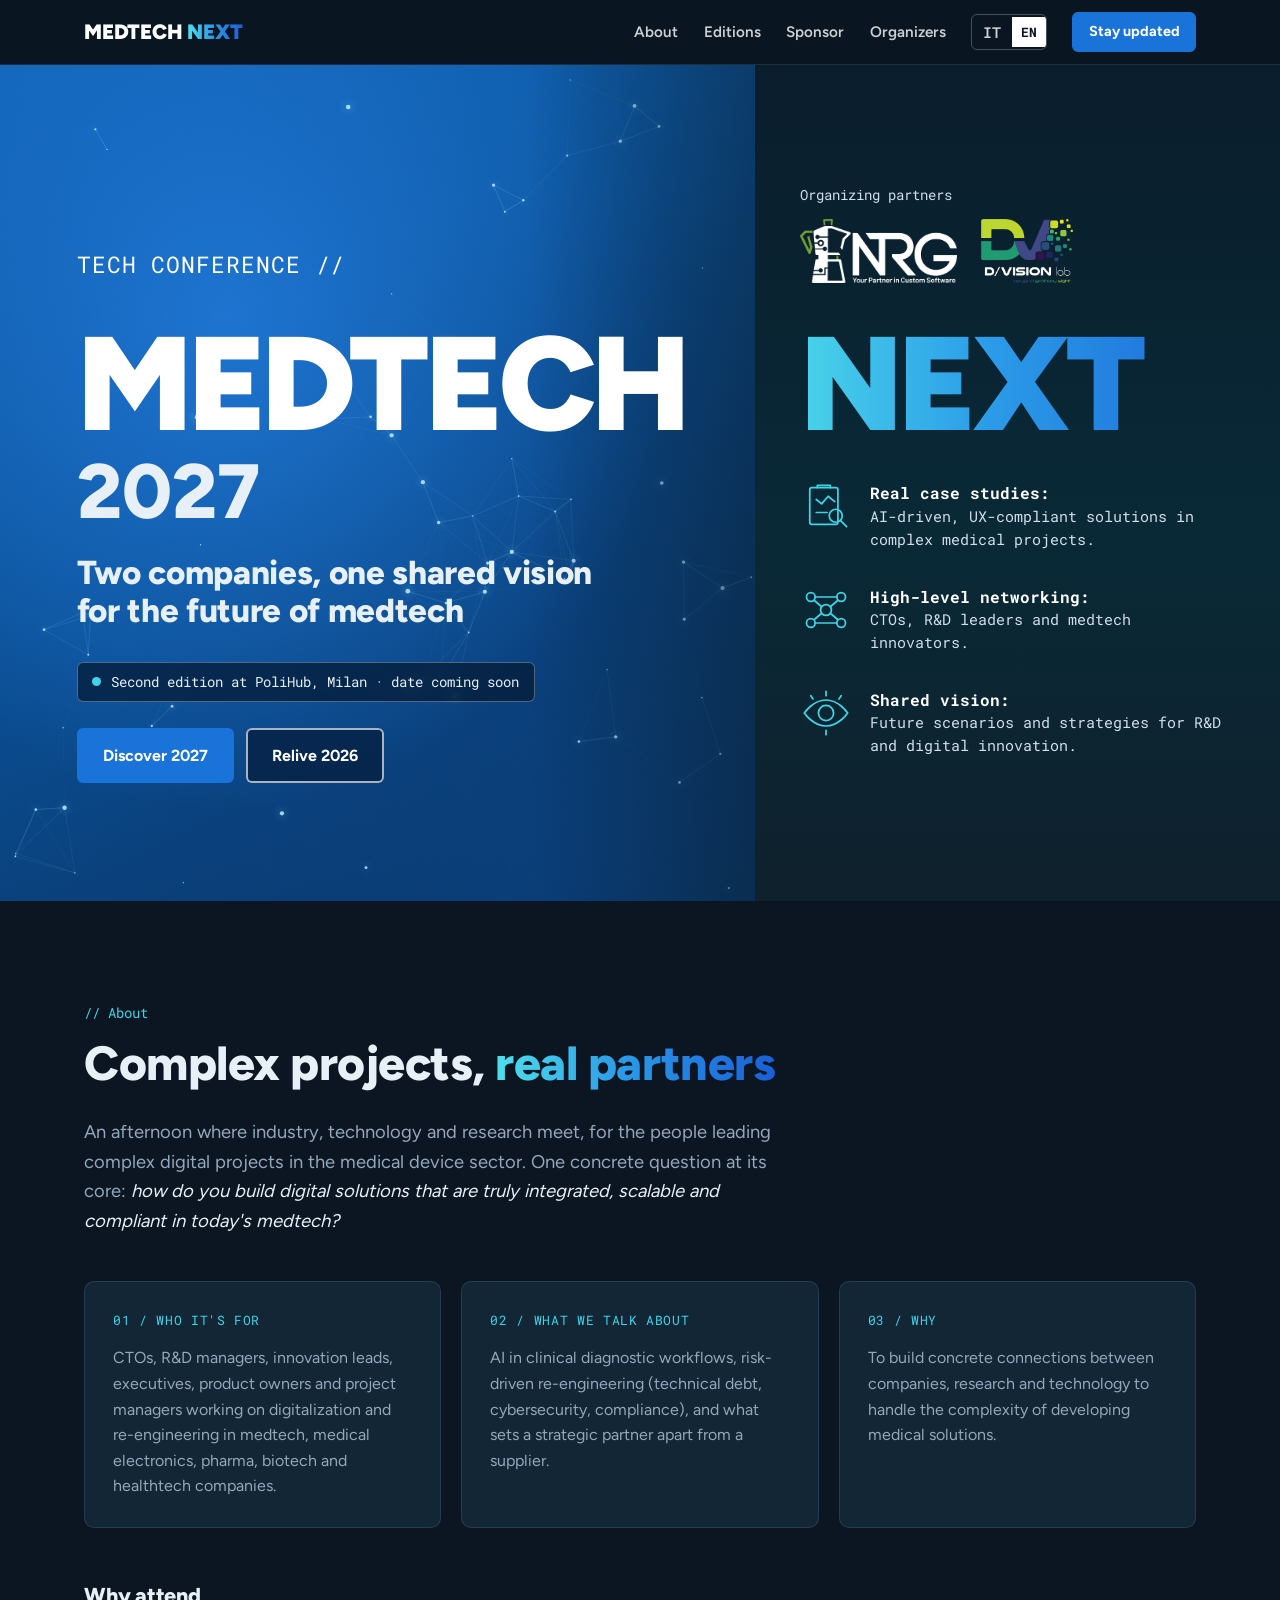
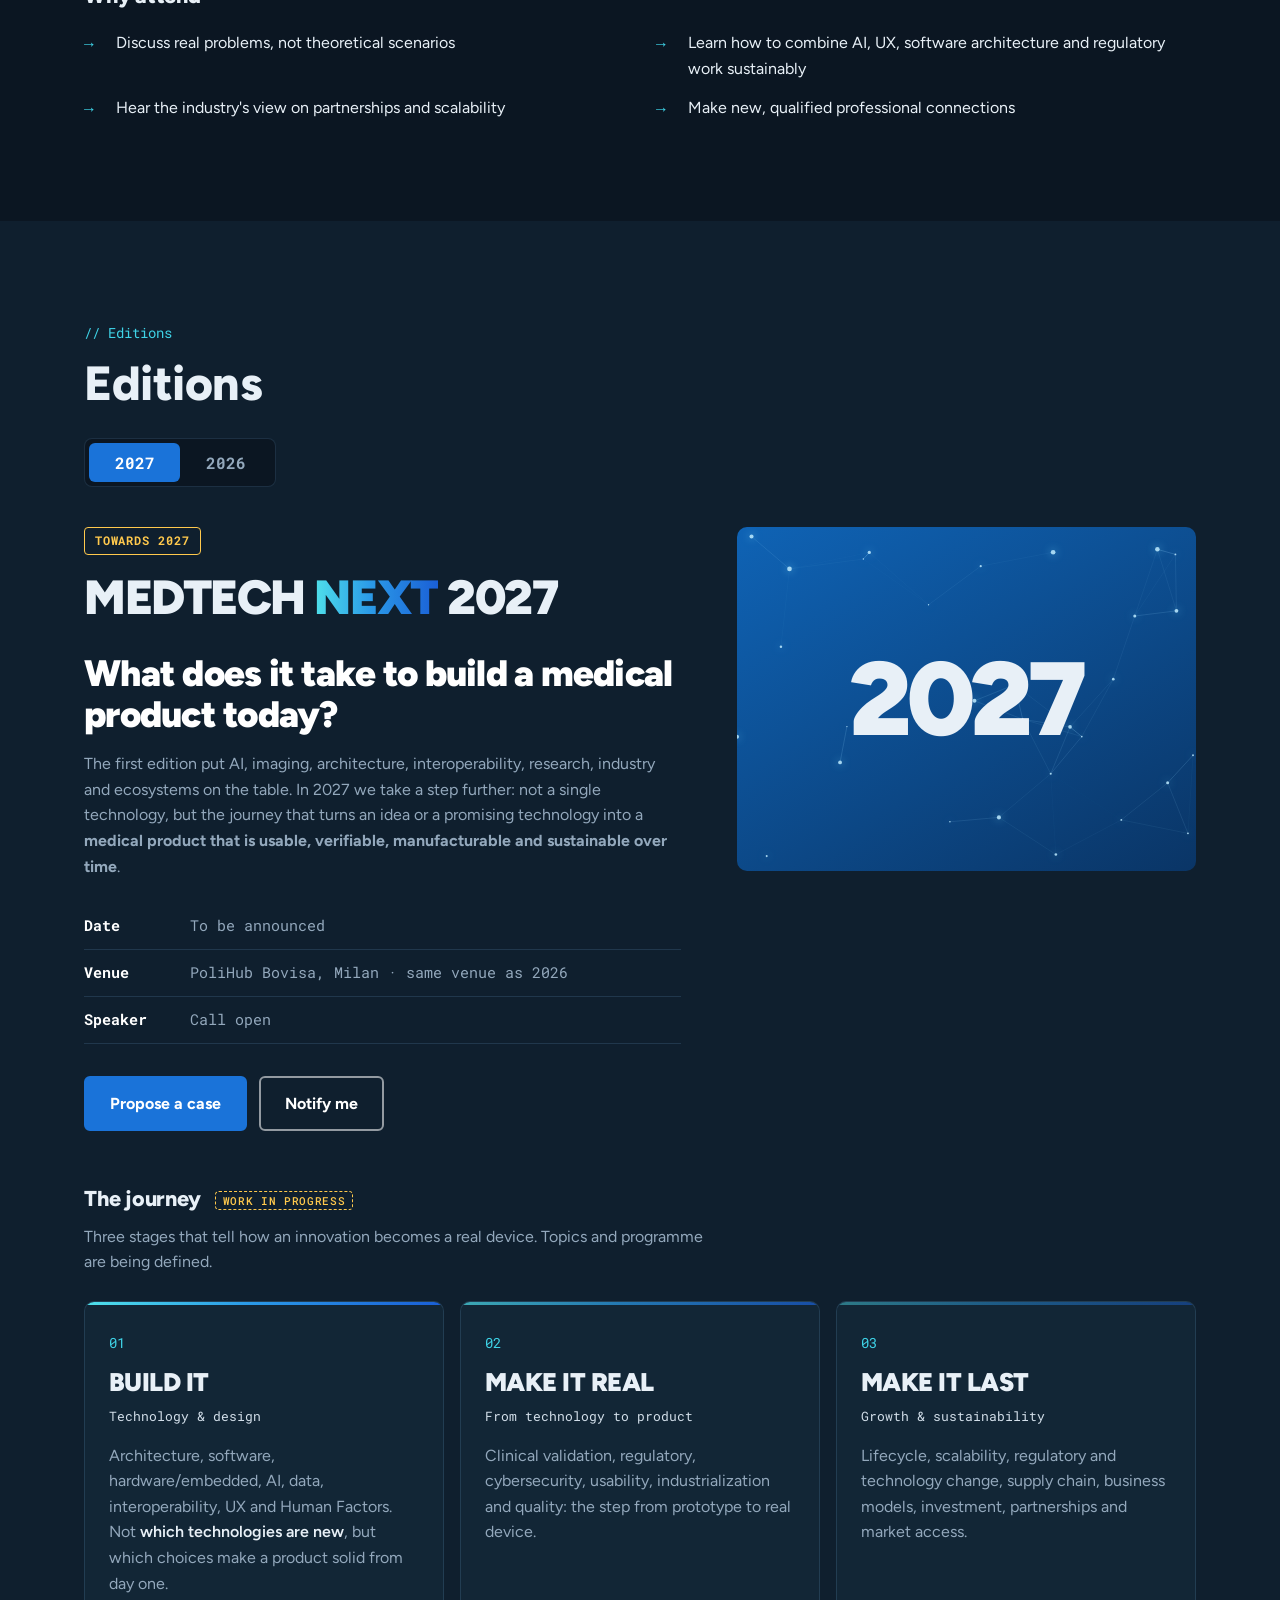
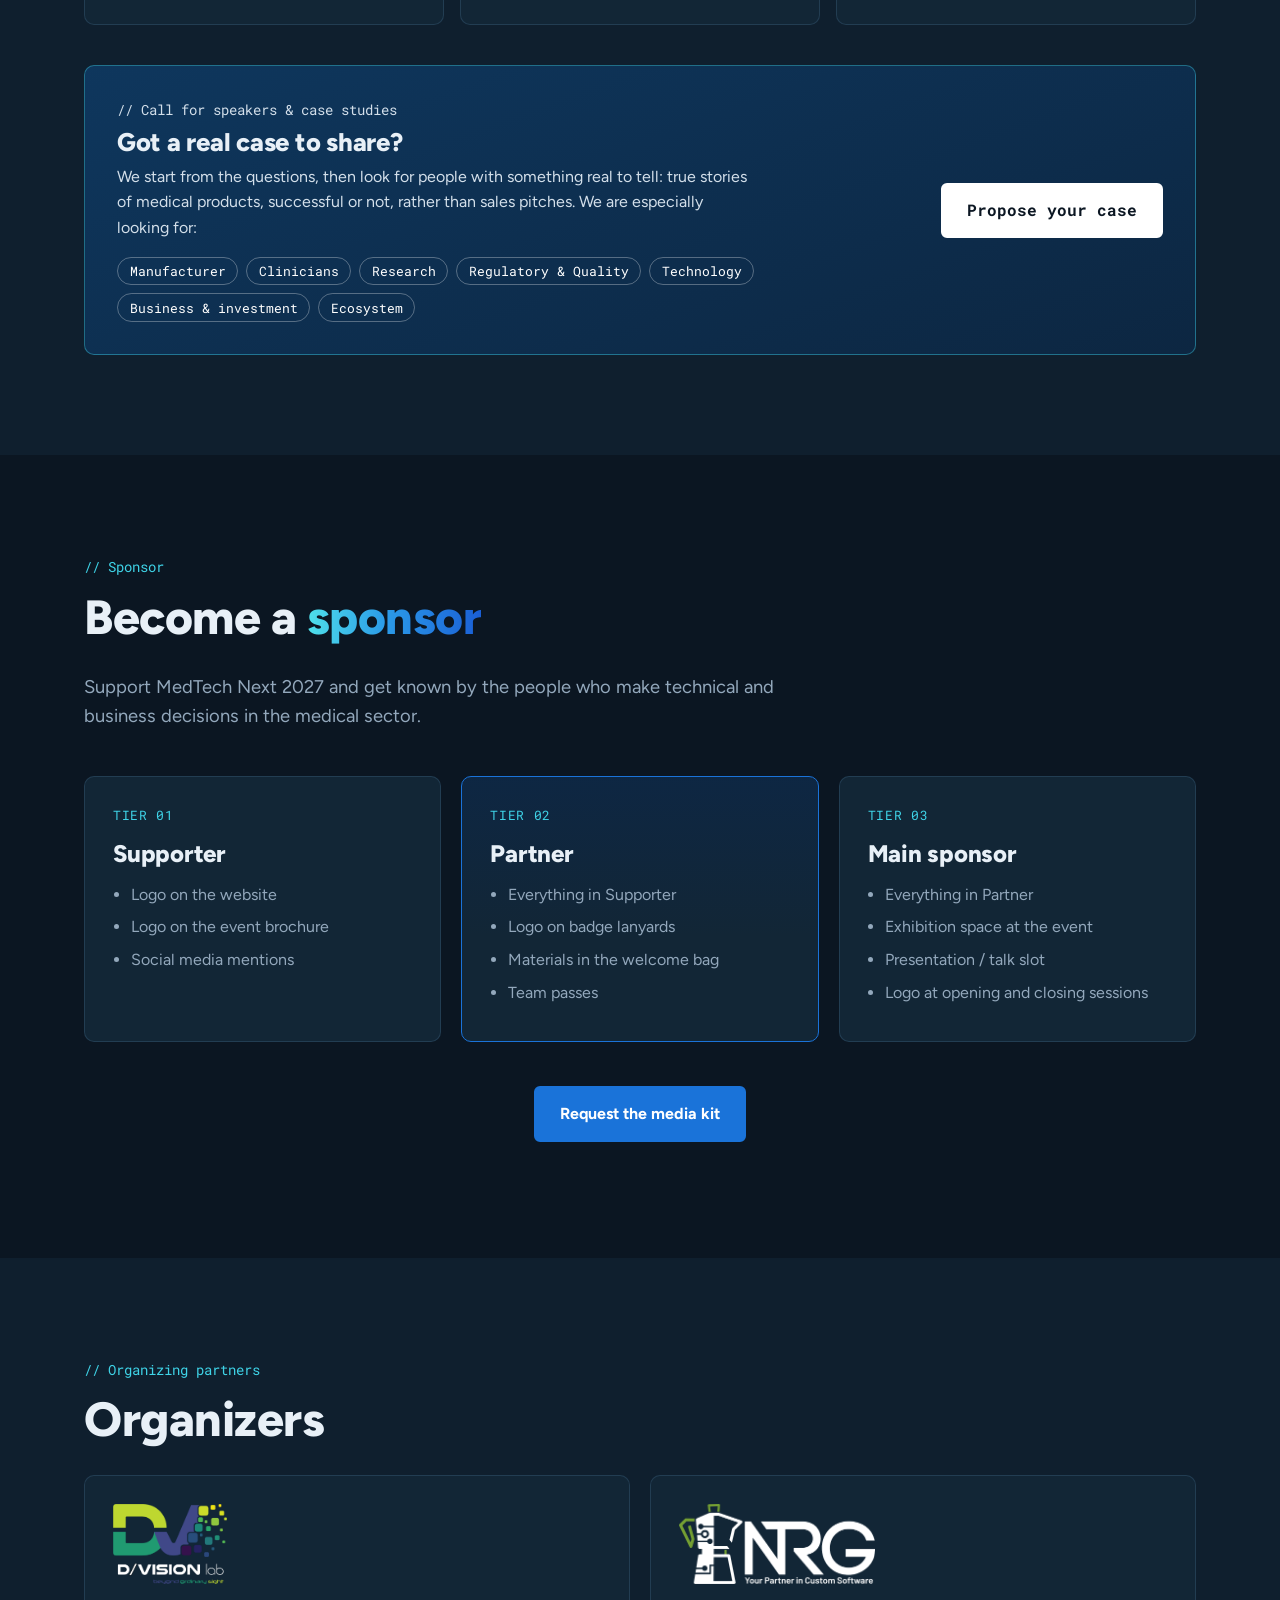
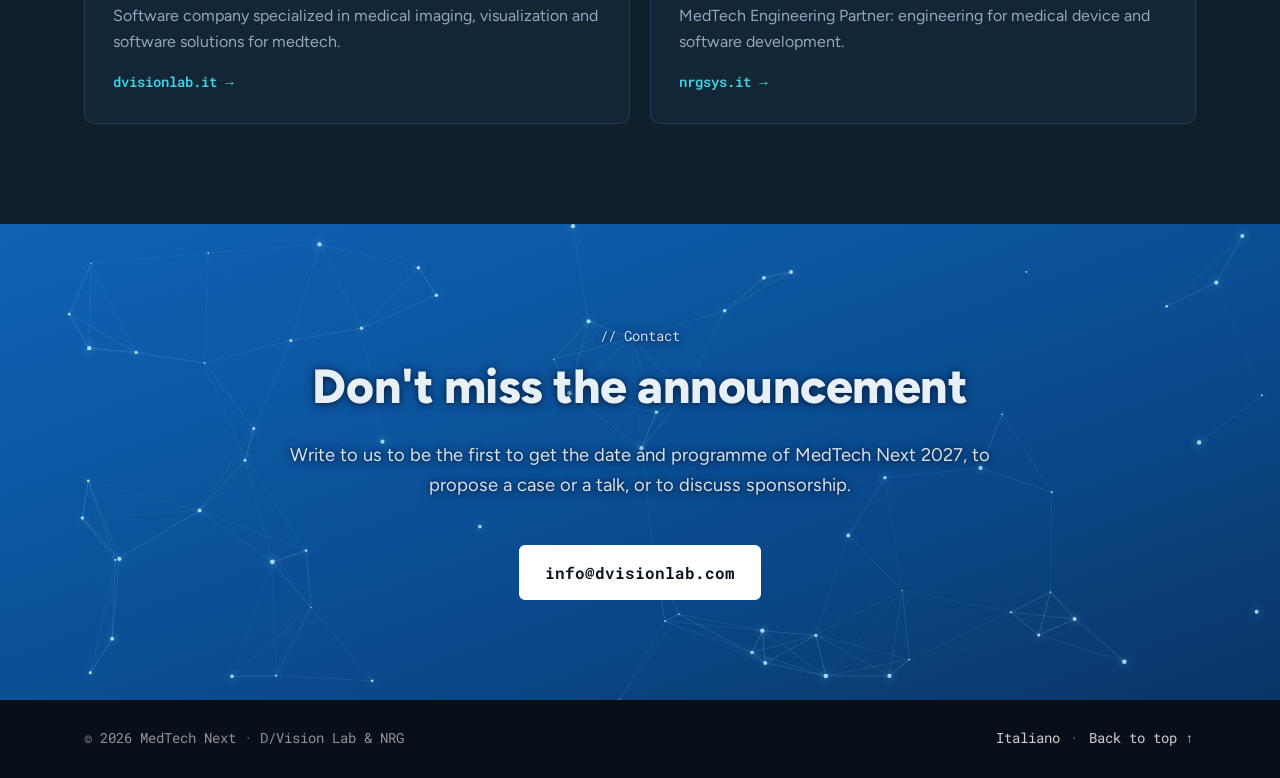
<file: index.html>
<!doctype html>
<!-- Generato da src/index.html con build.py: non modificare a mano -->
<html lang="it">
<head>
  <meta charset="utf-8">
  <meta name="viewport" content="width=device-width, initial-scale=1">
  <script>
    /* Lingua: alla prima visita della home segue il browser; la scelta manuale (IT/EN) viene ricordata. */
    (function () {
      try {
        if (/bot|crawl|spider|slurp|lighthouse|preview/i.test(navigator.userAgent)) return;
        var cur = 'it', pref = localStorage.getItem('mtn-lang');
        var nav = (navigator.languages && navigator.languages[0]) || navigator.language || '';
        var want = pref || (/^it\b/i.test(nav) ? 'it' : 'en');
        if (!pref && cur === 'en') return;
        if (want !== cur) location.replace((want === 'it' ? '/' : '/en/') + location.hash);
      } catch (e) {}
    })();
  </script>
  <title>MedTech Next — Conferenza medtech | Milano 2026, torna nel 2027</title>
  <meta name="description" content="Conferenza medtech di D/Vision Lab e NRG per CTO e R&amp;D: prima edizione a Milano (giugno 2026), torna nel 2027. Cosa serve per costruire un prodotto medicale?">
  <link rel="canonical" href="https://medtechnext.it/">
  <link rel="alternate" hreflang="it" href="https://medtechnext.it/">
  <link rel="alternate" hreflang="en" href="https://medtechnext.it/en/">
  <link rel="alternate" hreflang="x-default" href="https://medtechnext.it/">
  <meta name="robots" content="index, follow, max-image-preview:large">
  <meta name="author" content="D/Vision Lab &amp; NRG">
  <meta name="theme-color" content="#0b1622">
  <link rel="icon" href="/favicon.ico" sizes="48x48">
  <link rel="icon" href="/favicon.svg" type="image/svg+xml" sizes="any">
  <link rel="icon" href="/favicon-32.png" type="image/png" sizes="32x32">
  <link rel="apple-touch-icon" href="/apple-touch-icon.png">
  <link rel="manifest" href="/site.webmanifest">

  <meta property="og:type" content="website">
  <meta property="og:site_name" content="MedTech Next">
  <meta property="og:locale" content="it_IT">
  <meta property="og:locale:alternate" content="en_US">
  <meta property="og:url" content="https://medtechnext.it/">
  <meta property="og:title" content="MedTech Next 2027 — Cosa serve oggi per costruire un prodotto medicale?">
  <meta property="og:description" content="Due aziende, una visione condivisa per il futuro del medtech. La tech conference di D/Vision Lab e NRG torna nel 2027.">
  <meta property="og:image" content="https://medtechnext.it/assets/img/og-image.jpg">
  <meta property="og:image:type" content="image/jpeg">
  <meta property="og:image:width" content="1200">
  <meta property="og:image:height" content="630">
  <meta property="og:image:alt" content="MedTech Next 2027 — Tech conference di D/Vision Lab e NRG">
  <meta name="twitter:card" content="summary_large_image">
  <meta name="twitter:title" content="MedTech Next 2027 — Tech conference per il futuro del medtech">
  <meta name="twitter:description" content="What does it take to build a medical product today? La tech conference di D/Vision Lab e NRG torna nel 2027.">
  <meta name="twitter:image" content="https://medtechnext.it/assets/img/og-image.jpg">
  <meta name="twitter:image:alt" content="MedTech Next 2027 — Tech conference di D/Vision Lab e NRG">

  <script type="application/ld+json">
{
  "@context": "https://schema.org",
  "@graph": [
    {
      "@type": "WebSite",
      "@id": "https://medtechnext.it/#website",
      "url": "https://medtechnext.it/",
      "name": "MedTech Next",
      "inLanguage": [
        "it-IT",
        "en-US"
      ],
      "publisher": [
        {
          "@id": "https://medtechnext.it/#dvisionlab"
        },
        {
          "@id": "https://medtechnext.it/#nrg"
        }
      ]
    },
    {
      "@type": "Organization",
      "@id": "https://medtechnext.it/#dvisionlab",
      "name": "D/Vision Lab",
      "url": "https://www.dvisionlab.it",
      "logo": "https://medtechnext.it/assets/img/loghi/dvisionlab.png",
      "sameAs": [
        "https://www.linkedin.com/company/dvisionlab"
      ],
      "contactPoint": {
        "@type": "ContactPoint",
        "email": "info@dvisionlab.com",
        "contactType": "customer service",
        "availableLanguage": [
          "it",
          "en"
        ]
      }
    },
    {
      "@type": "Organization",
      "@id": "https://medtechnext.it/#nrg",
      "name": "NRG",
      "url": "https://www.nrgsys.it/",
      "logo": "https://medtechnext.it/assets/img/loghi/nrg.png",
      "sameAs": [
        "https://www.linkedin.com/company/nrgsys"
      ]
    },
    {
      "@type": "EventSeries",
      "@id": "https://medtechnext.it/#series",
      "name": "MedTech Next",
      "url": "https://medtechnext.it/",
      "description": "Tech conference di D/Vision Lab e NRG per chi guida progetti digitali complessi nei dispositivi medici.",
      "organizer": [
        {
          "@id": "https://medtechnext.it/#dvisionlab"
        },
        {
          "@id": "https://medtechnext.it/#nrg"
        }
      ]
    },
    {
      "@type": "Event",
      "@id": "https://medtechnext.it/#edizione-2026",
      "name": "MedTech Next 2026",
      "description": "Progetti complessi, partner concreti: un pomeriggio di confronto tra industria, tecnologia e ricerca su AI nei flussi diagnostici, re-ingegnerizzazione guidata dal rischio e partnership nel medtech.",
      "url": "https://medtechnext.it/#edizione-2026",
      "startDate": "2026-06-11T15:00:00+02:00",
      "endDate": "2026-06-11T18:00:00+02:00",
      "eventStatus": "https://schema.org/EventScheduled",
      "eventAttendanceMode": "https://schema.org/OfflineEventAttendanceMode",
      "inLanguage": "it-IT",
      "image": [
        "https://medtechnext.it/assets/img/2026/gallery/gruppo.webp",
        "https://medtechnext.it/assets/img/2026/gallery/sala.webp",
        "https://medtechnext.it/assets/img/2026/locandina.jpg"
      ],
      "superEvent": {
        "@id": "https://medtechnext.it/#series"
      },
      "location": {
        "@type": "Place",
        "name": "PoliHub Bovisa — Innovation Park & Startup Accelerator",
        "address": {
          "@type": "PostalAddress",
          "streetAddress": "Via Giovanni Durando 39",
          "postalCode": "20158",
          "addressLocality": "Milano",
          "addressRegion": "MI",
          "addressCountry": "IT"
        }
      },
      "organizer": [
        {
          "@id": "https://medtechnext.it/#dvisionlab"
        },
        {
          "@id": "https://medtechnext.it/#nrg"
        }
      ],
      "sponsor": [
        {
          "@type": "Organization",
          "name": "Confindustria Dispositivi Medici"
        },
        {
          "@type": "Organization",
          "name": "Cluster lombardo scienze della vita"
        },
        {
          "@type": "Organization",
          "name": "PoliHub"
        }
      ],
      "performer": [
        {
          "@type": "Person",
          "name": "Gabriele Dubini",
          "jobTitle": "Professore",
          "worksFor": {
            "@type": "Organization",
            "name": "Politecnico di Milano"
          }
        },
        {
          "@type": "Person",
          "name": "Simone Manini",
          "jobTitle": "Presidente",
          "worksFor": {
            "@type": "Organization",
            "name": "D/Vision Lab"
          }
        },
        {
          "@type": "Person",
          "name": "Alessandro Rotilio",
          "jobTitle": "Medical Device Industry Executive"
        },
        {
          "@type": "Person",
          "name": "Valeria Glorioso",
          "jobTitle": "Direttrice Centro Studi",
          "worksFor": {
            "@type": "Organization",
            "name": "Confindustria Dispositivi Medici"
          }
        },
        {
          "@type": "Person",
          "name": "Pasquale Pedicini",
          "jobTitle": "Sales Manager",
          "worksFor": {
            "@type": "Organization",
            "name": "GMM Group"
          }
        },
        {
          "@type": "Person",
          "name": "Sofia Mosci",
          "jobTitle": "Senior Manager",
          "worksFor": {
            "@type": "Organization",
            "name": "Camelot Biomedical Systems"
          }
        },
        {
          "@type": "Person",
          "name": "Marco Ciambrone",
          "jobTitle": "CTO",
          "worksFor": {
            "@type": "Organization",
            "name": "NRG"
          }
        },
        {
          "@type": "Person",
          "name": "Felice Lopane",
          "jobTitle": "Managing Director",
          "worksFor": {
            "@type": "Organization",
            "name": "BION Cluster Lombardo Scienze della Vita"
          }
        }
      ],
      "offers": {
        "@type": "Offer",
        "price": "0",
        "priceCurrency": "EUR",
        "availability": "https://schema.org/SoldOut",
        "url": "https://www.eventbrite.it/e/biglietti-medtech-next-2026-1977923893610",
        "validFrom": "2026-05-01T00:00:00+02:00"
      },
      "isAccessibleForFree": true
    }
  ]
}
  </script>

  <link rel="preload" href="/assets/fonts/figtree-latin.woff2" as="font" type="font/woff2" crossorigin>
  <link rel="preload" href="/assets/fonts/roboto-mono-latin.woff2" as="font" type="font/woff2" crossorigin>
  <link rel="stylesheet" href="/assets/css/style.css?v=efda236a">
</head>
<body>

  <!-- ===================== HEADER ===================== -->
  <header class="site-header">
    <div class="container header-inner">
      <a href="#top" class="brand">MEDTECH <span>NEXT</span></a>
      <button class="nav-toggle" aria-expanded="false" aria-controls="nav" aria-label="Apri menu">
        <span></span><span></span><span></span>
      </button>
      <nav id="nav" class="nav">
        <a href="#about">Cos'è</a>
        <a href="#edizioni">Edizioni</a>
        <a href="#sponsor">Sponsor</a>
        <a href="#organizzatori">Organizzatori</a>
        <span class="lang-switch mono" aria-label="Lingua">
          <span aria-current="true">IT</span><a href="/en/" hreflang="en" lang="en" data-set-lang="en" title="English">EN</a>
        </span>
        <a href="#contatti" class="btn btn-small">Resta aggiornato</a>
      </nav>
    </div>
  </header>

  <main id="top">

    <!-- ===================== HERO (stile locandina: pannello blu + pannello scuro) ===================== -->
    <section class="hero">
      <div class="hero-bg" aria-hidden="true"><canvas class="network"></canvas></div>

      <p class="mono eyebrow hero-l">TECH CONFERENCE //</p>
      <div class="hero-r side-block">
        <p class="mono side-label">Partner organizzatori</p>
        <div class="side-logos">
          <img src="/assets/img/loghi/nrg.png" alt="NRG — Your Partner in Custom Software" width="800" height="326">
          <img src="/assets/img/loghi/dvisionlab.png" alt="D/Vision Lab" width="556" height="389">
        </div>
      </div>

      <h1 class="wordmark"><span class="hero-l">MEDTECH</span> <span class="hero-r grad">NEXT</span><span class="sr-only"> — conferenza medtech di D/Vision Lab e NRG, Milano 2026, seconda edizione nel 2027</span></h1>

      <div class="hero-l hero-content">
        <p class="year">2027</p>
        <p class="claim">Due aziende, una visione condivisa per il futuro del medtech</p>
        <div class="announce mono">
          <span class="pulse" aria-hidden="true"></span>
          Seconda edizione al PoliHub di Milano · data in arrivo
        </div>
        <div class="hero-cta">
          <a href="#edizione-2027" class="btn" data-tab-link="2027">Scopri il 2027</a>
          <a href="#edizione-2026" class="btn btn-ghost" data-tab-link="2026">Rivivi il 2026</a>
        </div>
      </div>

      <ul class="hero-r features">
        <li>
          <svg viewBox="0 0 48 48" aria-hidden="true"><rect x="9" y="7" width="26" height="34" rx="2"/><path d="M16 7v-2h12v2M15 18l5 4 6-7 6 5M15 30h10"/><circle cx="33" cy="33" r="6"/><path d="M37.5 37.5 43 43"/></svg>
          <div><strong class="mono">Case study reali:</strong><span class="mono">Soluzioni AI-driven e UX-compliant su progetti medicali complessi.</span></div>
        </li>
        <li>
          <svg viewBox="0 0 48 48" aria-hidden="true"><circle cx="24" cy="24" r="5"/><circle cx="10" cy="12" r="4"/><circle cx="38" cy="12" r="4"/><circle cx="10" cy="36" r="4"/><circle cx="38" cy="36" r="4"/><path d="M13 15l7 6M35 15l-7 6M13 33l7-6M35 33l-7-6M14 12h20M14 36h20"/></svg>
          <div><strong class="mono">Networking di alto livello:</strong><span class="mono">CTO, R&amp;D e innovatori medtech.</span></div>
        </li>
        <li>
          <svg viewBox="0 0 48 48" aria-hidden="true"><path d="M4 24s8-12 20-12 20 12 20 12-8 12-20 12S4 24 4 24z"/><circle cx="24" cy="24" r="7"/><path d="M24 4v4M10 8l2 3M38 8l-2 3M24 40v4"/></svg>
          <div><strong class="mono">Visione congiunta:</strong><span class="mono">Scenari futuri e strategie per R&amp;D e innovazione digitale.</span></div>
        </li>
      </ul>
    </section>

    <!-- ===================== ABOUT ===================== -->
    <section id="about" class="section">
      <div class="container">
        <p class="mono kicker">// Cos'è</p>
        <h2>Progetti complessi, <span class="grad">partner concreti</span></h2>
        <p class="section-lead">
          Un pomeriggio di confronto tra industria, tecnologia e ricerca per chi guida progetti
          digitali complessi nel settore dei dispositivi medici. Una domanda concreta al centro:
          <em>come costruire soluzioni digitali realmente integrate, scalabili e conformi nel medtech di oggi?</em>
        </p>
        <div class="cards cards-3">
          <article class="card">
            <p class="mono card-tag">01 / Per chi</p>
            <p>CTO, R&amp;D manager, innovation lead, executive, responsabili prodotto e project manager coinvolti in digitalizzazione e re-ingegnerizzazione in aziende medtech, elettromedicali, pharma, biotech e healthtech.</p>
          </article>
          <article class="card">
            <p class="mono card-tag">02 / Di cosa si parla</p>
            <p>AI nei flussi diagnostici clinici, re-ingegnerizzazione guidata dal rischio (debito tecnico, cybersecurity, compliance), e cosa distingue un fornitore da un partner strategico.</p>
          </article>
          <article class="card">
            <p class="mono card-tag">03 / Perché</p>
            <p>Creare connessioni concrete tra aziende, ricerca e tecnologia per gestire la complessità dello sviluppo di soluzioni medicali.</p>
          </article>
        </div>
        <h3 class="subhead">Perché partecipare</h3>
        <ul class="checklist">
          <li>Ti confronti su problemi reali, non su scenari teorici</li>
          <li>Capisci come integrare AI, UX, architettura software e regolatorio in modo sostenibile</li>
          <li>Ascolti il punto di vista dell'industria su partnership e scalabilità</li>
          <li>Attivi nuove connessioni professionali qualificate</li>
        </ul>
      </div>
    </section>

    <!-- ===================== EDIZIONI (tab) ===================== -->
    <section id="edizioni" class="section section-alt">
      <div class="container">
        <p class="mono kicker">// Edizioni</p>
        <h2>Edizioni</h2>

        <div class="tabs" role="tablist" aria-label="Edizioni MedTech Next">
          <button role="tab" id="tab-2027" aria-controls="panel-2027" aria-selected="true">2027</button>
          <button role="tab" id="tab-2026" aria-controls="panel-2026" aria-selected="false" tabindex="-1">2026</button>
        </div>

        <!-- 2027 -->
        <div role="tabpanel" id="panel-2027" aria-labelledby="tab-2027" class="tab-panel">
          <div class="edition-grid">
            <div>
              <span class="badge badge-soon mono">Verso il 2027</span>
              <h3 class="edition-title">MEDTECH <span class="grad">NEXT</span> 2027</h3>
              <p class="big-question" lang="en">What does it take to build a medical product today?</p>
              <p class="big-question-sub mono">Cosa serve, oggi, per costruire un prodotto medicale?</p>
              <p>
                La prima edizione ha messo sul tavolo AI, imaging, architettura, interoperabilità, ricerca,
                industria ed ecosistemi. Nel 2027 facciamo un passo avanti: non una singola tecnologia, ma il
                percorso che porta un'idea o una tecnologia promettente a diventare un
                <strong>prodotto medicale utilizzabile, validabile, industrializzabile e sostenibile nel tempo</strong>.
              </p>
              <ul class="facts mono">
                <li><strong>Data</strong><span>Da annunciare</span></li>
                <li><strong>Luogo</strong><span>PoliHub Bovisa, Milano · stessa sede del 2026</span></li>
                <li><strong>Speaker</strong><span>Call aperta</span></li>
              </ul>
              <div class="hero-cta">
                <a href="#call-2027" class="btn">Proponi un caso</a>
                <a href="#contatti" class="btn btn-ghost">Avvisami</a>
              </div>
            </div>
            <div class="teaser" aria-hidden="true">
              <canvas class="network network-small"></canvas>
              <span>2027</span>
            </div>
          </div>

          <h4 class="subhead">Il percorso <span class="wip mono">work in progress</span></h4>
          <p class="path-intro">Tre tappe per raccontare come un'innovazione diventa un dispositivo reale. Temi e programma sono in definizione.</p>
          <ol class="path">
            <li class="path-step">
              <span class="path-num mono">01</span>
              <h5 lang="en">BUILD IT</h5>
              <p class="path-sub mono">Tecnologia e progettazione</p>
              <p>Architettura, software, hardware/embedded, AI, dati, interoperabilità, UX e Human Factors. Non <em>quali tecnologie sono nuove</em>, ma quali scelte rendono un prodotto solido fin dall'inizio.</p>
            </li>
            <li class="path-step">
              <span class="path-num mono">02</span>
              <h5 lang="en">MAKE IT REAL</h5>
              <p class="path-sub mono">Dalla tecnologia al prodotto</p>
              <p>Validazione clinica, regulatory, cybersecurity, usability, industrializzazione e qualità: il passaggio dal prototipo al dispositivo reale.</p>
            </li>
            <li class="path-step">
              <span class="path-num mono">03</span>
              <h5 lang="en">MAKE IT LAST</h5>
              <p class="path-sub mono">Crescita e sostenibilità</p>
              <p>Lifecycle, scalabilità, evoluzione normativa e tecnologica, supply chain, business model, investimenti, partnership e accesso al mercato.</p>
            </li>
          </ol>

          <div class="call" id="call-2027">
            <div>
              <p class="mono kicker">// Call for speakers &amp; case studies</p>
              <h4>Hai un caso concreto da raccontare?</h4>
              <p>Partiamo dalle domande, poi cerchiamo chi ha davvero qualcosa da raccontare: storie vere di prodotti medicali, riusciti o meno, più che presentazioni commerciali. Cerchiamo in particolare:</p>
              <ul class="tags mono">
                <li>Manufacturer</li>
                <li>Clinici</li>
                <li>Ricerca</li>
                <li>Regulatory &amp; Quality</li>
                <li>Tecnologia</li>
                <li>Business &amp; investimenti</li>
                <li>Ecosistema</li>
              </ul>
            </div>
            <a class="btn btn-light" href="mailto:info@dvisionlab.com?subject=Proposta%20speaker%20%2F%20case%20study%20-%20MedTech%20Next%202027&amp;body=Nome%20e%20ruolo%3A%0AAzienda%20%2F%20ente%3A%0ATappa%20(Build%20it%20%2F%20Make%20it%20real%20%2F%20Make%20it%20last)%3A%0AIl%20caso%20in%20poche%20righe%3A%0A">Proponi il tuo caso</a>
          </div>
        </div>

        <!-- 2026 -->
        <div role="tabpanel" id="panel-2026" aria-labelledby="tab-2026" class="tab-panel" hidden>
          <div class="edition-grid">
            <div>
              <span class="badge mono">Prima edizione</span>
              <h3 class="edition-title">MEDTECH <span class="grad">NEXT</span> 2026</h3>
              <p class="tagline mono">Progetti complessi, partner concreti</p>
              <p>
                L'11 giugno 2026 il PoliHub di Milano ha ospitato la prima edizione di MedTech Next:
                un pomeriggio dedicato a chi guida progetti digitali complessi nei dispositivi medici,
                dall'AI integrata nei flussi diagnostici alla re-ingegnerizzazione dei dispositivi
                guidata dal rischio, con le voci di Politecnico di Milano, Confindustria Dispositivi
                Medici, BION Cluster Lombardo Scienze della Vita e aziende del settore.
              </p>
              <ul class="facts mono">
                <li><strong>Data</strong><span>Giov 11/06/2026 · 15:00–18:00</span></li>
                <li><strong>Luogo</strong><span>PoliHub Bovisa, Via Durando 39, 20158 Milano</span></li>
                
              </ul>
              <div class="stats">
                <div class="stat"><span class="stat-num">61</span><span class="stat-label mono">partecipanti</span></div>
                <div class="stat"><span class="stat-num">8</span><span class="stat-label mono">speaker</span></div>
                <div class="stat"><span class="stat-num">3</span><span class="stat-label mono">patrocini</span></div>
              </div>
            </div>
            <a class="poster" href="/assets/img/2026/locandina.jpg" target="_blank" rel="noopener">
              <img src="/assets/img/2026/locandina-800.webp" alt="Locandina MedTech Next 2026: giovedì 11 giugno, PoliHub Bovisa, Milano, 15:00–18:00" width="800" height="1128" loading="lazy">
            </a>
          </div>

          <h4 class="subhead">Speaker</h4>
          <!-- Foto speaker: assets/img/speakers/<nome-cognome>.jpg (quadrata, ~400px). Se manca restano le iniziali. -->
          <div class="speakers">
            <div class="speaker"><div class="avatar">GD<img src="/assets/img/speakers/gabriele-dubini.jpg" alt="Gabriele Dubini" loading="lazy" onerror="this.remove()"></div><strong>Gabriele Dubini</strong><span>Professore, Politecnico di Milano</span></div>
            <div class="speaker"><div class="avatar">SM<img src="/assets/img/speakers/simone-manini.jpg" alt="Simone Manini" loading="lazy" onerror="this.remove()"></div><strong>Simone Manini</strong><span>Presidente, D/Vision Lab</span></div>
            <div class="speaker"><div class="avatar">AR<img src="/assets/img/speakers/alessandro-rotilio.jpg" alt="Alessandro Rotilio" loading="lazy" onerror="this.remove()"></div><strong>Alessandro Rotilio</strong><span>Medical Device Industry Executive</span></div>
            <div class="speaker"><div class="avatar">VG<img src="/assets/img/speakers/valeria-glorioso.jpg" alt="Valeria Glorioso" loading="lazy" onerror="this.remove()"></div><strong>Valeria Glorioso</strong><span>Direttrice Centro Studi, Confindustria Dispositivi Medici</span></div>
            <div class="speaker"><div class="avatar">PP<img src="/assets/img/speakers/pasquale-pedicini.jpg" alt="Pasquale Pedicini" loading="lazy" onerror="this.remove()"></div><strong>Pasquale Pedicini</strong><span>Sales Manager, GMM Group</span></div>
            <div class="speaker"><div class="avatar">SM<img src="/assets/img/speakers/sofia-mosci.jpg" alt="Sofia Mosci" loading="lazy" onerror="this.remove()"></div><strong>Sofia Mosci</strong><span>Senior Manager, Camelot Biomedical Systems</span></div>
            <div class="speaker"><div class="avatar">MC<img src="/assets/img/speakers/marco-ciambrone.jpg" alt="Marco Ciambrone" loading="lazy" onerror="this.remove()"></div><strong>Marco Ciambrone</strong><span>CTO, NRG</span></div>
            <div class="speaker"><div class="avatar">FL<img src="/assets/img/speakers/felice-lopane.jpg" alt="Felice Lopane" loading="lazy" onerror="this.remove()"></div><strong>Felice Lopane</strong><span>Managing Director, BION Cluster Lombardo Scienze della Vita</span></div>
          </div>

          <h4 class="subhead">Programma</h4>
          
          <ol class="agenda">
            <li><time class="mono">15:00</time><span><strong>Dalla visione alla collaborazione: il contesto strategico di MedTech Next 2026</strong><small class="mono">Gabriele Dubini — Politecnico di Milano</small></span></li>
            <li><time class="mono">15:20</time><span><strong>Dalla macchina all'AI: costruire (davvero) un flusso diagnostico integrato</strong><small class="mono">Simone Manini — D/Vision Lab</small><p class="abstract">Un progetto nato dalla collaborazione tra tre aziende con competenze trasversali: imaging, intelligenza artificiale e dispositivi medicali. L'obiettivo: portare la diagnostica AI nel flusso clinico reale, superando silos tecnologici, sfide di integrazione e vincoli di usabilità. Il risultato? Una soluzione concreta, scalabile e già operativa.</p></span></li>
            <li><time class="mono">15:40</time><span><strong>Q&amp;A con il pubblico</strong></span></li>
            <li><time class="mono">15:50</time><span><strong>Dall'innovazione locale al mercato globale: lezioni dall'industria medtech</strong><small class="mono">Alessandro Rotilio — Medical Device Industry Executive</small></span></li>
            <li><time class="mono">16:10</time><span><strong>Oltre la tecnologia: cosa ci dicono i dati del MedTech in Italia</strong><small class="mono">Valeria Glorioso — Centro Studi Confindustria Dispositivi Medici</small></span></li>
            <li><time class="mono">16:30</time><span><strong>Quando l'AI diventa sistema e trasforma sviluppo, integrazione e flusso clinico</strong><small class="mono">Pasquale Pedicini — GMM Group</small></span></li>
            <li><time class="mono">16:45</time><span><strong>AI e modelli d'innovazione nel medtech: visione e strategia per crescere</strong><small class="mono">Sofia Mosci — Camelot Biomedical Systems</small></span></li>
            <li><time class="mono">17:10</time><span><strong>Re-ingegnerizzazione guidata dal rischio per dispositivi medici</strong><small class="mono">Marco Ciambrone — NRG</small><p class="abstract">Nel MedTech la sfida non è più solo progettare nuovi prodotti, ma mantenere vivi quelli esistenti in un contesto di continua evoluzione normativa, tecnologica e di cybersecurity. Un approccio di re-ingegnerizzazione del software guidata dal rischio, nato dall'esperienza diretta con manufacturer e partner industriali: analisi architetturale, gestione del debito tecnico e integrazione controllata di nuovi moduli, per trasformare la complessità in vantaggio competitivo.</p></span></li>
            <li><time class="mono">17:30</time><span><strong>Q&amp;A con il pubblico</strong></span></li>
            <li><time class="mono">17:45</time><span><strong>Il Cluster come piattaforma di partnership per l'innovazione Life Science</strong><small class="mono">Felice Lopane — BION Cluster Lombardo Scienze della Vita</small></span></li>
            <li><time class="mono">18:00</time><span><strong>Networking</strong></span></li>
          </ol>

          <h4 class="subhead">Con il patrocinio di</h4>
          <div class="logos">
            <img src="/assets/img/loghi/confindustria-dm.png" alt="Confindustria Dispositivi Medici" width="148" height="100" loading="lazy">
            <img src="/assets/img/loghi/cluster-lombardo.png" alt="Cluster lombardo scienze della vita" width="148" height="108" loading="lazy">
            <img src="/assets/img/loghi/polihub.png" alt="PoliHub — Innovation Park &amp; Startup Accelerator" width="152" height="104" loading="lazy">
          </div>

          <h4 class="subhead">Gallery</h4>
          <div class="gallery">
            <a href="/assets/img/2026/gallery/gruppo.webp" target="_blank" rel="noopener" class="feature"><img src="/assets/img/2026/gallery/gruppo-sm.webp" srcset="/assets/img/2026/gallery/gruppo-sm.webp 700w, /assets/img/2026/gallery/gruppo.webp 1600w" sizes="(max-width: 720px) 100vw, 760px" alt="Foto di gruppo di speaker e organizzatori di MedTech Next 2026 al PoliHub" width="700" height="467" loading="lazy"></a>
            <a href="/assets/img/2026/gallery/apertura.webp" target="_blank" rel="noopener"><img src="/assets/img/2026/gallery/apertura-sm.webp" srcset="/assets/img/2026/gallery/apertura-sm.webp 700w, /assets/img/2026/gallery/apertura.webp 1600w" sizes="(max-width: 720px) 50vw, 380px" alt="Lo schermo di apertura di MedTech Next 2026 in sala" width="700" height="467" loading="lazy"></a>
            <a href="/assets/img/2026/gallery/sala.webp" target="_blank" rel="noopener"><img src="/assets/img/2026/gallery/sala-sm.webp" srcset="/assets/img/2026/gallery/sala-sm.webp 700w, /assets/img/2026/gallery/sala.webp 1600w" sizes="(max-width: 720px) 50vw, 380px" alt="La sala del PoliHub Bovisa piena durante MedTech Next 2026" width="700" height="467" loading="lazy"></a>
            <a href="/assets/img/2026/gallery/talk-dvisionlab.webp" target="_blank" rel="noopener"><img src="/assets/img/2026/gallery/talk-dvisionlab-sm.webp" srcset="/assets/img/2026/gallery/talk-dvisionlab-sm.webp 700w, /assets/img/2026/gallery/talk-dvisionlab.webp 1600w" sizes="(max-width: 720px) 50vw, 380px" alt="Il talk di D/Vision Lab sul flusso diagnostico integrato con AI" width="700" height="467" loading="lazy"></a>
            <a href="/assets/img/2026/gallery/speaker-1.webp" target="_blank" rel="noopener"><img src="/assets/img/2026/gallery/speaker-1-sm.webp" srcset="/assets/img/2026/gallery/speaker-1-sm.webp 700w, /assets/img/2026/gallery/speaker-1.webp 1600w" sizes="(max-width: 720px) 50vw, 380px" alt="Uno speaker durante il suo intervento a MedTech Next 2026" width="700" height="467" loading="lazy"></a>
            <a href="/assets/img/2026/gallery/speaker-2.webp" target="_blank" rel="noopener"><img src="/assets/img/2026/gallery/speaker-2-sm.webp" srcset="/assets/img/2026/gallery/speaker-2-sm.webp 700w, /assets/img/2026/gallery/speaker-2.webp 1600w" sizes="(max-width: 720px) 50vw, 380px" alt="Un intervento sul software medicale a MedTech Next 2026" width="700" height="467" loading="lazy"></a>
            <a href="/assets/img/2026/gallery/speaker-3.webp" target="_blank" rel="noopener"><img src="/assets/img/2026/gallery/speaker-3-sm.webp" srcset="/assets/img/2026/gallery/speaker-3-sm.webp 700w, /assets/img/2026/gallery/speaker-3.webp 1600w" sizes="(max-width: 720px) 50vw, 380px" alt="Uno speaker presenta un caso di studio a MedTech Next 2026" width="700" height="467" loading="lazy"></a>
            <a href="/assets/img/2026/gallery/pubblico.webp" target="_blank" rel="noopener"><img src="/assets/img/2026/gallery/pubblico-sm.webp" srcset="/assets/img/2026/gallery/pubblico-sm.webp 700w, /assets/img/2026/gallery/pubblico.webp 1600w" sizes="(max-width: 720px) 50vw, 380px" alt="Il pubblico di MedTech Next 2026 al PoliHub Bovisa" width="700" height="467" loading="lazy"></a>
            <a href="/assets/img/2026/gallery/polihub.webp" target="_blank" rel="noopener"><img src="/assets/img/2026/gallery/polihub-sm.webp" srcset="/assets/img/2026/gallery/polihub-sm.webp 700w, /assets/img/2026/gallery/polihub.webp 1600w" sizes="(max-width: 720px) 50vw, 380px" alt="Le vetrate del PoliHub Bovisa durante MedTech Next 2026" width="700" height="467" loading="lazy"></a>
          </div>
          <p class="gallery-note mono">Foto: MedTech Next 2026, PoliHub Bovisa — Milano</p>
        </div>
      </div>
    </section>

    <!-- ===================== SPONSOR ===================== -->
    <section id="sponsor" class="section">
      <div class="container">
        <p class="mono kicker">// Sponsor</p>
        <h2>Diventa <span class="grad">sponsor</span></h2>
        <p class="section-lead">
          Sostieni MedTech Next 2027 e fatti conoscere da chi prende decisioni tecniche
          e di business nel settore medicale.
        </p>

        <!-- TODO: definire pacchetti, benefit e prezzi -->
        <div class="cards cards-3 tiers">
          <article class="card tier">
            <p class="mono card-tag">Tier 01</p>
            <h3>Supporter</h3>
            <ul>
              <li>Logo sul sito</li>
              <li>Logo sulla brochure dell'evento</li>
              <li>Menzione sui canali social</li>
            </ul>
          </article>
          <article class="card tier tier-featured">
            <p class="mono card-tag">Tier 02</p>
            <h3>Partner</h3>
            <ul>
              <li>Tutto di Supporter</li>
              <li>Logo sui cordini (lanyard) dei badge</li>
              <li>Materiale nella welcome bag</li>
              <li>Pass per il team</li>
            </ul>
          </article>
          <article class="card tier">
            <p class="mono card-tag">Tier 03</p>
            <h3>Main sponsor</h3>
            <ul>
              <li>Tutto di Partner</li>
              <li>Spazio espositivo durante l'evento</li>
              <li>Slot di presentazione / talk</li>
              <li>Logo in apertura e chiusura lavori</li>
            </ul>
          </article>
        </div>
        <p class="center cta-row">
          <a class="btn" href="mailto:info@dvisionlab.com?subject=Sponsorship%20MedTech%20Next%202027">Richiedi il media kit</a>
        </p>
      </div>
    </section>

    <!-- ===================== ORGANIZZATORI ===================== -->
    <section id="organizzatori" class="section section-alt">
      <div class="container">
        <p class="mono kicker">// Partner organizzatori</p>
        <h2>Organizzatori</h2>
        <div class="cards cards-2">
          <article class="card org">
            <img src="/assets/img/loghi/dvisionlab.png" alt="D/Vision Lab" width="556" height="389" loading="lazy">
            <p>Software house specializzata in imaging medicale, visualizzazione e soluzioni software per il settore medtech.</p>
            <a class="mono" href="https://www.dvisionlab.it" target="_blank" rel="noopener">dvisionlab.it →</a>
          </article>
          <article class="card org">
            <img src="/assets/img/loghi/nrg.png" alt="NRG" width="800" height="326" loading="lazy">
            <p>MedTech Engineering Partner: ingegneria per lo sviluppo di dispositivi e software medicali.</p>
            <a class="mono" href="https://www.nrgsys.it/" target="_blank" rel="noopener">nrgsys.it →</a>
          </article>
        </div>
      </div>
    </section>

    <!-- ===================== CONTATTI ===================== -->
    <section id="contatti" class="section cta-section">
      <canvas class="network" aria-hidden="true"></canvas>
      <div class="container narrow center">
        <p class="mono kicker">// Contatti</p>
        <h2>Non perdere l'annuncio</h2>
        <p class="section-lead">
          Scrivici per ricevere per primo data e programma di MedTech Next 2027,
          per proporre un caso o un intervento, o per parlare di sponsorship.
        </p>
        <a class="btn btn-light" href="mailto:info@dvisionlab.com?subject=MedTech%20Next%202027">info@dvisionlab.com</a>
      </div>
    </section>
  </main>

  <dialog class="lightbox" aria-label="Foto ingrandita">
    <div class="lb-bar">
      <span class="lb-count mono" aria-live="polite"></span>
      <button class="lb-close mono" type="button">Chiudi <span aria-hidden="true">✕</span></button>
    </div>
    <button class="lb-nav lb-prev" type="button" aria-label="Foto precedente">‹</button>
    <img alt="">
    <button class="lb-nav lb-next" type="button" aria-label="Foto successiva">›</button>
  </dialog>

  <footer class="site-footer">
    <div class="container footer-inner mono">
      <span>© <span id="year"></span> MedTech Next · D/Vision Lab &amp; NRG</span>
      <span class="footer-links"><a href="/en/" hreflang="en" lang="en" data-set-lang="en">English</a> · <a href="#top">Torna su ↑</a></span>
    </div>
  </footer>

  <script src="/assets/js/main.js?v=efda236a"></script>
</body>
</html>
</file>
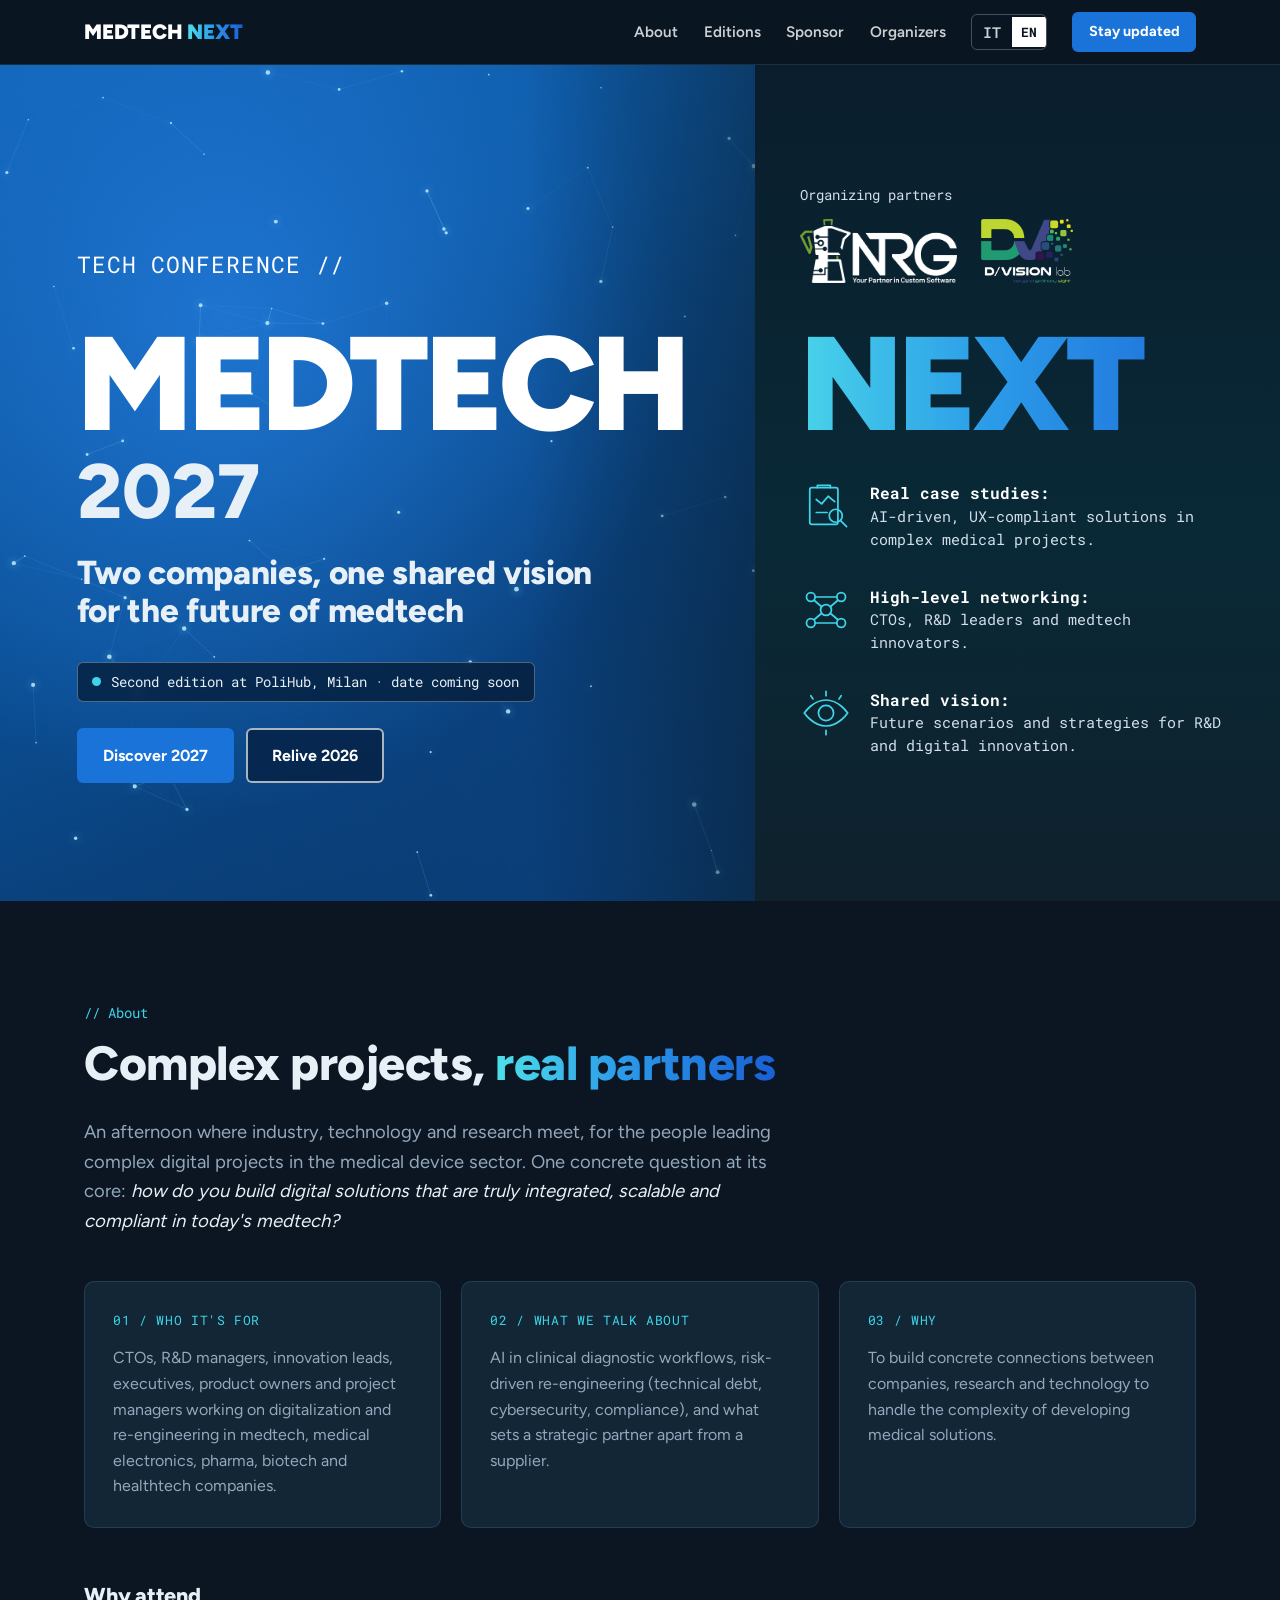
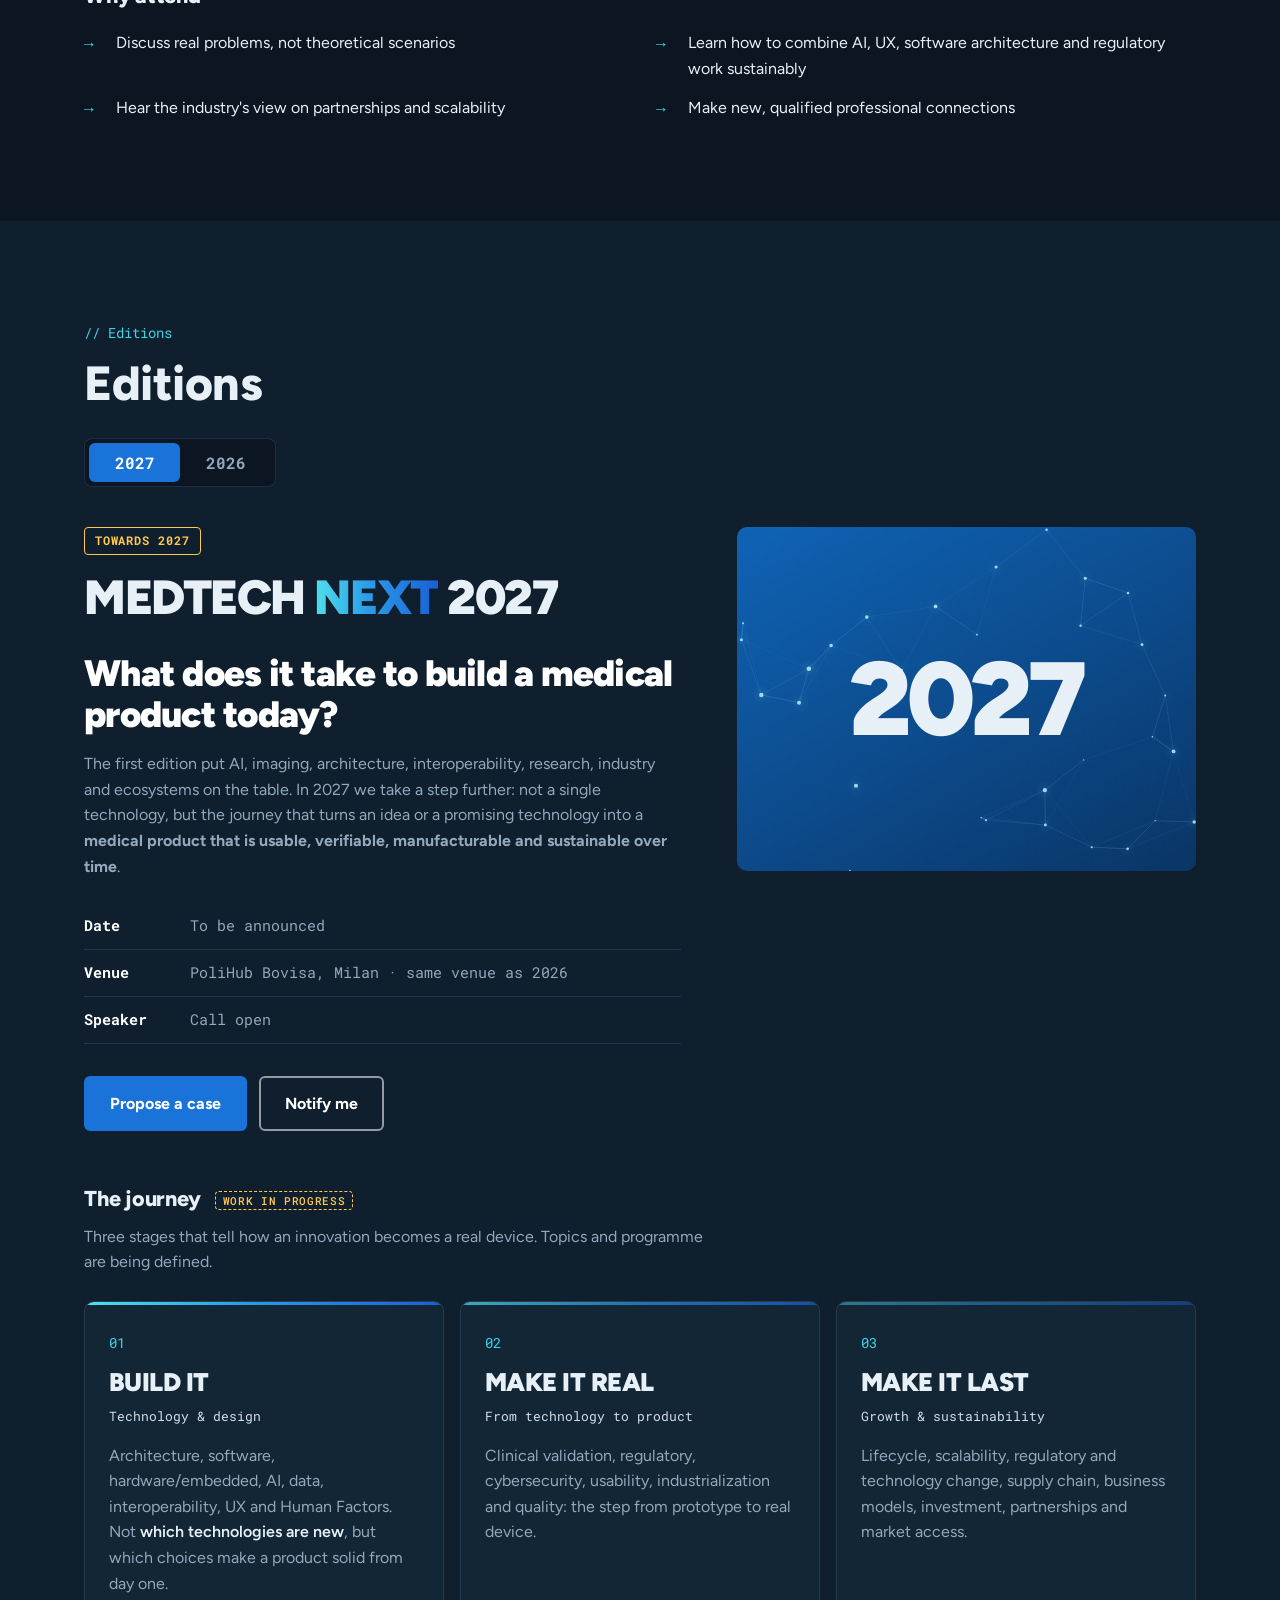
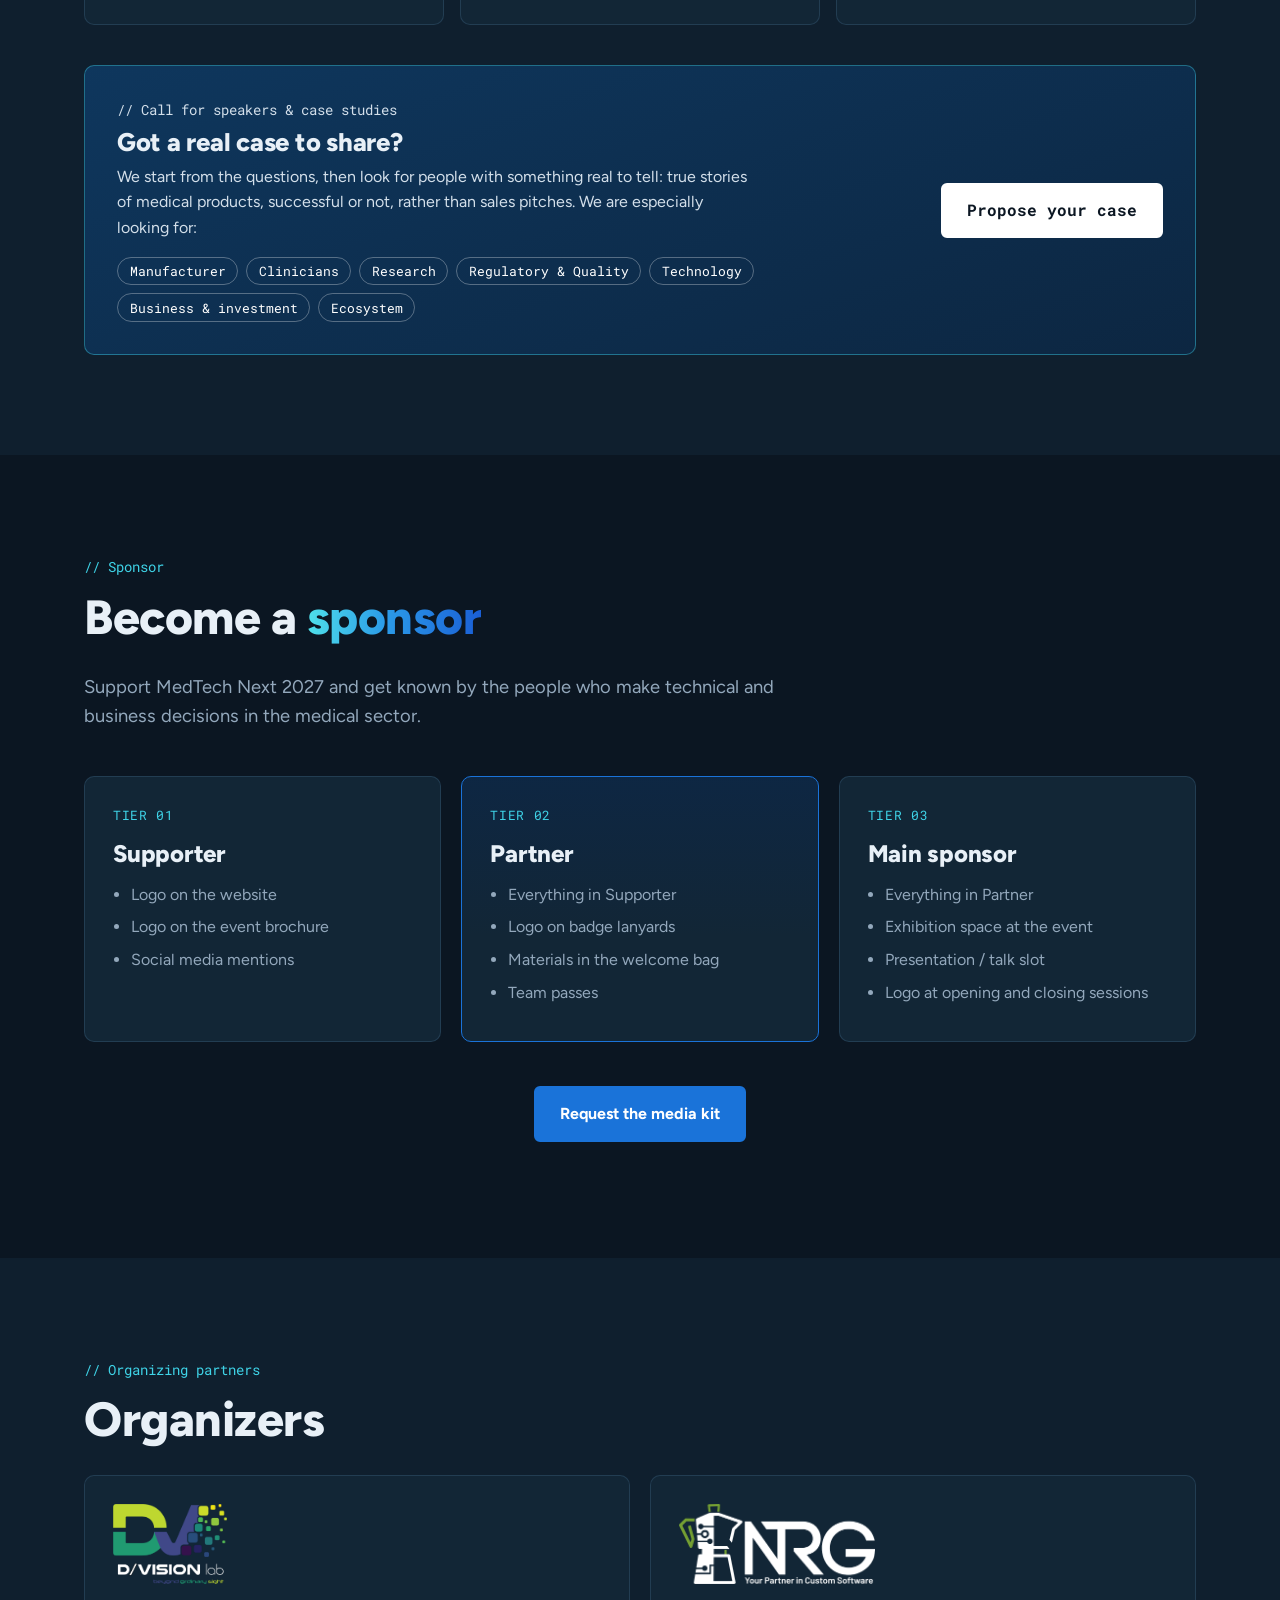
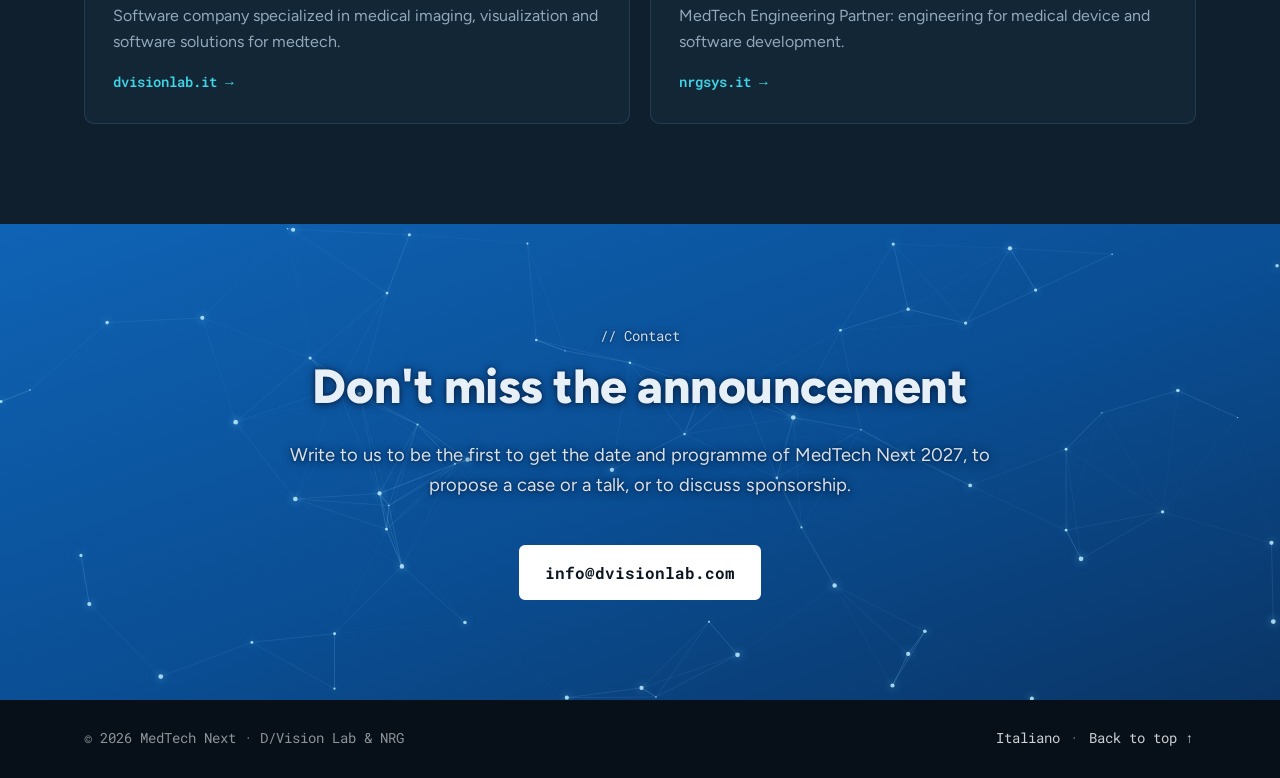
<file: en/index.html>
<!doctype html>
<!-- Generato da src/index.html con build.py: non modificare a mano -->
<html lang="en">
<head>
  <meta charset="utf-8">
  <meta name="viewport" content="width=device-width, initial-scale=1">
  <script>
    /* Lingua: alla prima visita della home segue il browser; la scelta manuale (IT/EN) viene ricordata. */
    (function () {
      try {
        if (/bot|crawl|spider|slurp|lighthouse|preview/i.test(navigator.userAgent)) return;
        var cur = 'en', pref = localStorage.getItem('mtn-lang');
        var nav = (navigator.languages && navigator.languages[0]) || navigator.language || '';
        var want = pref || (/^it\b/i.test(nav) ? 'it' : 'en');
        if (!pref && cur === 'en') return;
        if (want !== cur) location.replace((want === 'it' ? '/' : '/en/') + location.hash);
      } catch (e) {}
    })();
  </script>
  <title>MedTech Next — Medtech conference | Milan 2026, back in 2027</title>
  <meta name="description" content="Medtech conference by D/Vision Lab and NRG for CTOs and R&amp;D: first edition in Milan (June 2026), back in 2027. What does it take to build a medical product?">
  <link rel="canonical" href="https://medtechnext.it/en/">
  <link rel="alternate" hreflang="it" href="https://medtechnext.it/">
  <link rel="alternate" hreflang="en" href="https://medtechnext.it/en/">
  <link rel="alternate" hreflang="x-default" href="https://medtechnext.it/">
  <meta name="robots" content="index, follow, max-image-preview:large">
  <meta name="author" content="D/Vision Lab &amp; NRG">
  <meta name="theme-color" content="#0b1622">
  <link rel="icon" href="/favicon.ico" sizes="48x48">
  <link rel="icon" href="/favicon.svg" type="image/svg+xml" sizes="any">
  <link rel="icon" href="/favicon-32.png" type="image/png" sizes="32x32">
  <link rel="apple-touch-icon" href="/apple-touch-icon.png">
  <link rel="manifest" href="/site.webmanifest">

  <meta property="og:type" content="website">
  <meta property="og:site_name" content="MedTech Next">
  <meta property="og:locale" content="en_US">
  <meta property="og:locale:alternate" content="it_IT">
  <meta property="og:url" content="https://medtechnext.it/en/">
  <meta property="og:title" content="MedTech Next 2027 — What does it take to build a medical product today?">
  <meta property="og:description" content="Two companies, one shared vision for the future of medtech. The D/Vision Lab and NRG tech conference is back in 2027.">
  <meta property="og:image" content="https://medtechnext.it/assets/img/og-image-en.jpg">
  <meta property="og:image:type" content="image/jpeg">
  <meta property="og:image:width" content="1200">
  <meta property="og:image:height" content="630">
  <meta property="og:image:alt" content="MedTech Next 2027 — Tech conference by D/Vision Lab and NRG">
  <meta name="twitter:card" content="summary_large_image">
  <meta name="twitter:title" content="MedTech Next 2027 — Tech conference for the future of medtech">
  <meta name="twitter:description" content="What does it take to build a medical product today? The D/Vision Lab and NRG tech conference is back in 2027.">
  <meta name="twitter:image" content="https://medtechnext.it/assets/img/og-image-en.jpg">
  <meta name="twitter:image:alt" content="MedTech Next 2027 — Tech conference by D/Vision Lab and NRG">

  <script type="application/ld+json">
{
  "@context": "https://schema.org",
  "@graph": [
    {
      "@type": "WebSite",
      "@id": "https://medtechnext.it/#website",
      "url": "https://medtechnext.it/",
      "name": "MedTech Next",
      "inLanguage": [
        "it-IT",
        "en-US"
      ],
      "publisher": [
        {
          "@id": "https://medtechnext.it/#dvisionlab"
        },
        {
          "@id": "https://medtechnext.it/#nrg"
        }
      ]
    },
    {
      "@type": "Organization",
      "@id": "https://medtechnext.it/#dvisionlab",
      "name": "D/Vision Lab",
      "url": "https://www.dvisionlab.it",
      "logo": "https://medtechnext.it/assets/img/loghi/dvisionlab.png",
      "sameAs": [
        "https://www.linkedin.com/company/dvisionlab"
      ],
      "contactPoint": {
        "@type": "ContactPoint",
        "email": "info@dvisionlab.com",
        "contactType": "customer service",
        "availableLanguage": [
          "it",
          "en"
        ]
      }
    },
    {
      "@type": "Organization",
      "@id": "https://medtechnext.it/#nrg",
      "name": "NRG",
      "url": "https://www.nrgsys.it/",
      "logo": "https://medtechnext.it/assets/img/loghi/nrg.png",
      "sameAs": [
        "https://www.linkedin.com/company/nrgsys"
      ]
    },
    {
      "@type": "EventSeries",
      "@id": "https://medtechnext.it/#series",
      "name": "MedTech Next",
      "url": "https://medtechnext.it/en/",
      "description": "Tech conference by D/Vision Lab and NRG for the people leading complex digital projects in medical devices.",
      "organizer": [
        {
          "@id": "https://medtechnext.it/#dvisionlab"
        },
        {
          "@id": "https://medtechnext.it/#nrg"
        }
      ]
    },
    {
      "@type": "Event",
      "@id": "https://medtechnext.it/#edizione-2026",
      "name": "MedTech Next 2026",
      "description": "Complex projects, real partners: an afternoon where industry, technology and research meet on AI in diagnostic workflows, risk-driven re-engineering and partnerships in medtech.",
      "url": "https://medtechnext.it/en/#edizione-2026",
      "startDate": "2026-06-11T15:00:00+02:00",
      "endDate": "2026-06-11T18:00:00+02:00",
      "eventStatus": "https://schema.org/EventScheduled",
      "eventAttendanceMode": "https://schema.org/OfflineEventAttendanceMode",
      "inLanguage": "it-IT",
      "image": [
        "https://medtechnext.it/assets/img/2026/gallery/gruppo.webp",
        "https://medtechnext.it/assets/img/2026/gallery/sala.webp",
        "https://medtechnext.it/assets/img/2026/locandina.jpg"
      ],
      "superEvent": {
        "@id": "https://medtechnext.it/#series"
      },
      "location": {
        "@type": "Place",
        "name": "PoliHub Bovisa — Innovation Park & Startup Accelerator",
        "address": {
          "@type": "PostalAddress",
          "streetAddress": "Via Giovanni Durando 39",
          "postalCode": "20158",
          "addressLocality": "Milan",
          "addressRegion": "MI",
          "addressCountry": "IT"
        }
      },
      "organizer": [
        {
          "@id": "https://medtechnext.it/#dvisionlab"
        },
        {
          "@id": "https://medtechnext.it/#nrg"
        }
      ],
      "sponsor": [
        {
          "@type": "Organization",
          "name": "Confindustria Dispositivi Medici"
        },
        {
          "@type": "Organization",
          "name": "Cluster lombardo scienze della vita"
        },
        {
          "@type": "Organization",
          "name": "PoliHub"
        }
      ],
      "performer": [
        {
          "@type": "Person",
          "name": "Gabriele Dubini",
          "jobTitle": "Professor",
          "worksFor": {
            "@type": "Organization",
            "name": "Politecnico di Milano"
          }
        },
        {
          "@type": "Person",
          "name": "Simone Manini",
          "jobTitle": "President",
          "worksFor": {
            "@type": "Organization",
            "name": "D/Vision Lab"
          }
        },
        {
          "@type": "Person",
          "name": "Alessandro Rotilio",
          "jobTitle": "Medical Device Industry Executive"
        },
        {
          "@type": "Person",
          "name": "Valeria Glorioso",
          "jobTitle": "Head of Research Centre",
          "worksFor": {
            "@type": "Organization",
            "name": "Confindustria Dispositivi Medici"
          }
        },
        {
          "@type": "Person",
          "name": "Pasquale Pedicini",
          "jobTitle": "Sales Manager",
          "worksFor": {
            "@type": "Organization",
            "name": "GMM Group"
          }
        },
        {
          "@type": "Person",
          "name": "Sofia Mosci",
          "jobTitle": "Senior Manager",
          "worksFor": {
            "@type": "Organization",
            "name": "Camelot Biomedical Systems"
          }
        },
        {
          "@type": "Person",
          "name": "Marco Ciambrone",
          "jobTitle": "CTO",
          "worksFor": {
            "@type": "Organization",
            "name": "NRG"
          }
        },
        {
          "@type": "Person",
          "name": "Felice Lopane",
          "jobTitle": "Managing Director",
          "worksFor": {
            "@type": "Organization",
            "name": "BION Cluster Lombardo Scienze della Vita"
          }
        }
      ],
      "offers": {
        "@type": "Offer",
        "price": "0",
        "priceCurrency": "EUR",
        "availability": "https://schema.org/SoldOut",
        "url": "https://www.eventbrite.it/e/biglietti-medtech-next-2026-1977923893610",
        "validFrom": "2026-05-01T00:00:00+02:00"
      },
      "isAccessibleForFree": true
    }
  ]
}
  </script>

  <link rel="preload" href="/assets/fonts/figtree-latin.woff2" as="font" type="font/woff2" crossorigin>
  <link rel="preload" href="/assets/fonts/roboto-mono-latin.woff2" as="font" type="font/woff2" crossorigin>
  <link rel="stylesheet" href="/assets/css/style.css?v=efda236a">
</head>
<body>

  <!-- ===================== HEADER ===================== -->
  <header class="site-header">
    <div class="container header-inner">
      <a href="#top" class="brand">MEDTECH <span>NEXT</span></a>
      <button class="nav-toggle" aria-expanded="false" aria-controls="nav" aria-label="Open menu">
        <span></span><span></span><span></span>
      </button>
      <nav id="nav" class="nav">
        <a href="#about">About</a>
        <a href="#edizioni">Editions</a>
        <a href="#sponsor">Sponsor</a>
        <a href="#organizzatori">Organizers</a>
        <span class="lang-switch mono" aria-label="Language">
          <a href="/" hreflang="it" lang="it" data-set-lang="it" title="Italiano">IT</a><span aria-current="true">EN</span>
        </span>
        <a href="#contatti" class="btn btn-small">Stay updated</a>
      </nav>
    </div>
  </header>

  <main id="top">

    <!-- ===================== HERO (stile locandina: pannello blu + pannello scuro) ===================== -->
    <section class="hero">
      <div class="hero-bg" aria-hidden="true"><canvas class="network"></canvas></div>

      <p class="mono eyebrow hero-l">TECH CONFERENCE //</p>
      <div class="hero-r side-block">
        <p class="mono side-label">Organizing partners</p>
        <div class="side-logos">
          <img src="/assets/img/loghi/nrg.png" alt="NRG — Your Partner in Custom Software" width="800" height="326">
          <img src="/assets/img/loghi/dvisionlab.png" alt="D/Vision Lab" width="556" height="389">
        </div>
      </div>

      <h1 class="wordmark"><span class="hero-l">MEDTECH</span> <span class="hero-r grad">NEXT</span><span class="sr-only"> — medtech conference by D/Vision Lab and NRG, Milan 2026, second edition in 2027</span></h1>

      <div class="hero-l hero-content">
        <p class="year">2027</p>
        <p class="claim">Two companies, one shared vision for the future of medtech</p>
        <div class="announce mono">
          <span class="pulse" aria-hidden="true"></span>
          Second edition at PoliHub, Milan · date coming soon
        </div>
        <div class="hero-cta">
          <a href="#edizione-2027" class="btn" data-tab-link="2027">Discover 2027</a>
          <a href="#edizione-2026" class="btn btn-ghost" data-tab-link="2026">Relive 2026</a>
        </div>
      </div>

      <ul class="hero-r features">
        <li>
          <svg viewBox="0 0 48 48" aria-hidden="true"><rect x="9" y="7" width="26" height="34" rx="2"/><path d="M16 7v-2h12v2M15 18l5 4 6-7 6 5M15 30h10"/><circle cx="33" cy="33" r="6"/><path d="M37.5 37.5 43 43"/></svg>
          <div><strong class="mono">Real case studies:</strong><span class="mono">AI-driven, UX-compliant solutions in complex medical projects.</span></div>
        </li>
        <li>
          <svg viewBox="0 0 48 48" aria-hidden="true"><circle cx="24" cy="24" r="5"/><circle cx="10" cy="12" r="4"/><circle cx="38" cy="12" r="4"/><circle cx="10" cy="36" r="4"/><circle cx="38" cy="36" r="4"/><path d="M13 15l7 6M35 15l-7 6M13 33l7-6M35 33l-7-6M14 12h20M14 36h20"/></svg>
          <div><strong class="mono">High-level networking:</strong><span class="mono">CTOs, R&amp;D leaders and medtech innovators.</span></div>
        </li>
        <li>
          <svg viewBox="0 0 48 48" aria-hidden="true"><path d="M4 24s8-12 20-12 20 12 20 12-8 12-20 12S4 24 4 24z"/><circle cx="24" cy="24" r="7"/><path d="M24 4v4M10 8l2 3M38 8l-2 3M24 40v4"/></svg>
          <div><strong class="mono">Shared vision:</strong><span class="mono">Future scenarios and strategies for R&amp;D and digital innovation.</span></div>
        </li>
      </ul>
    </section>

    <!-- ===================== ABOUT ===================== -->
    <section id="about" class="section">
      <div class="container">
        <p class="mono kicker">// About</p>
        <h2>Complex projects, <span class="grad">real partners</span></h2>
        <p class="section-lead">
          An afternoon where industry, technology and research meet, for the people leading complex
          digital projects in the medical device sector. One concrete question at its core:
          <em>how do you build digital solutions that are truly integrated, scalable and compliant in today's medtech?</em>
        </p>
        <div class="cards cards-3">
          <article class="card">
            <p class="mono card-tag">01 / Who it's for</p>
            <p>CTOs, R&amp;D managers, innovation leads, executives, product owners and project managers working on digitalization and re-engineering in medtech, medical electronics, pharma, biotech and healthtech companies.</p>
          </article>
          <article class="card">
            <p class="mono card-tag">02 / What we talk about</p>
            <p>AI in clinical diagnostic workflows, risk-driven re-engineering (technical debt, cybersecurity, compliance), and what sets a strategic partner apart from a supplier.</p>
          </article>
          <article class="card">
            <p class="mono card-tag">03 / Why</p>
            <p>To build concrete connections between companies, research and technology to handle the complexity of developing medical solutions.</p>
          </article>
        </div>
        <h3 class="subhead">Why attend</h3>
        <ul class="checklist">
          <li>Discuss real problems, not theoretical scenarios</li>
          <li>Learn how to combine AI, UX, software architecture and regulatory work sustainably</li>
          <li>Hear the industry's view on partnerships and scalability</li>
          <li>Make new, qualified professional connections</li>
        </ul>
      </div>
    </section>

    <!-- ===================== EDIZIONI (tab) ===================== -->
    <section id="edizioni" class="section section-alt">
      <div class="container">
        <p class="mono kicker">// Editions</p>
        <h2>Editions</h2>

        <div class="tabs" role="tablist" aria-label="MedTech Next editions">
          <button role="tab" id="tab-2027" aria-controls="panel-2027" aria-selected="true">2027</button>
          <button role="tab" id="tab-2026" aria-controls="panel-2026" aria-selected="false" tabindex="-1">2026</button>
        </div>

        <!-- 2027 -->
        <div role="tabpanel" id="panel-2027" aria-labelledby="tab-2027" class="tab-panel">
          <div class="edition-grid">
            <div>
              <span class="badge badge-soon mono">Towards 2027</span>
              <h3 class="edition-title">MEDTECH <span class="grad">NEXT</span> 2027</h3>
              <p class="big-question" lang="en">What does it take to build a medical product today?</p>
              
              <p>
                The first edition put AI, imaging, architecture, interoperability, research, industry and
                ecosystems on the table. In 2027 we take a step further: not a single technology, but the
                journey that turns an idea or a promising technology into a
                <strong>medical product that is usable, verifiable, manufacturable and sustainable over time</strong>.
              </p>
              <ul class="facts mono">
                <li><strong>Date</strong><span>To be announced</span></li>
                <li><strong>Venue</strong><span>PoliHub Bovisa, Milan · same venue as 2026</span></li>
                <li><strong>Speaker</strong><span>Call open</span></li>
              </ul>
              <div class="hero-cta">
                <a href="#call-2027" class="btn">Propose a case</a>
                <a href="#contatti" class="btn btn-ghost">Notify me</a>
              </div>
            </div>
            <div class="teaser" aria-hidden="true">
              <canvas class="network network-small"></canvas>
              <span>2027</span>
            </div>
          </div>

          <h4 class="subhead">The journey <span class="wip mono">work in progress</span></h4>
          <p class="path-intro">Three stages that tell how an innovation becomes a real device. Topics and programme are being defined.</p>
          <ol class="path">
            <li class="path-step">
              <span class="path-num mono">01</span>
              <h5 lang="en">BUILD IT</h5>
              <p class="path-sub mono">Technology &amp; design</p>
              <p>Architecture, software, hardware/embedded, AI, data, interoperability, UX and Human Factors. Not <em>which technologies are new</em>, but which choices make a product solid from day one.</p>
            </li>
            <li class="path-step">
              <span class="path-num mono">02</span>
              <h5 lang="en">MAKE IT REAL</h5>
              <p class="path-sub mono">From technology to product</p>
              <p>Clinical validation, regulatory, cybersecurity, usability, industrialization and quality: the step from prototype to real device.</p>
            </li>
            <li class="path-step">
              <span class="path-num mono">03</span>
              <h5 lang="en">MAKE IT LAST</h5>
              <p class="path-sub mono">Growth &amp; sustainability</p>
              <p>Lifecycle, scalability, regulatory and technology change, supply chain, business models, investment, partnerships and market access.</p>
            </li>
          </ol>

          <div class="call" id="call-2027">
            <div>
              <p class="mono kicker">// Call for speakers &amp; case studies</p>
              <h4>Got a real case to share?</h4>
              <p>We start from the questions, then look for people with something real to tell: true stories of medical products, successful or not, rather than sales pitches. We are especially looking for:</p>
              <ul class="tags mono">
                <li>Manufacturer</li>
                <li>Clinicians</li>
                <li>Research</li>
                <li>Regulatory &amp; Quality</li>
                <li>Technology</li>
                <li>Business &amp; investment</li>
                <li>Ecosystem</li>
              </ul>
            </div>
            <a class="btn btn-light" href="mailto:info@dvisionlab.com?subject=Speaker%20%2F%20case%20study%20proposal%20-%20MedTech%20Next%202027&amp;body=Name%20and%20role%3A%0ACompany%20%2F%20organization%3A%0AStage%20(Build%20it%20%2F%20Make%20it%20real%20%2F%20Make%20it%20last)%3A%0AThe%20case%20in%20a%20few%20lines%3A%0A">Propose your case</a>
          </div>
        </div>

        <!-- 2026 -->
        <div role="tabpanel" id="panel-2026" aria-labelledby="tab-2026" class="tab-panel" hidden>
          <div class="edition-grid">
            <div>
              <span class="badge mono">First edition</span>
              <h3 class="edition-title">MEDTECH <span class="grad">NEXT</span> 2026</h3>
              <p class="tagline mono">Complex projects, real partners</p>
              <p>
                On 11 June 2026, PoliHub in Milan hosted the first edition of MedTech Next: an afternoon
                for the people leading complex digital projects in medical devices, from AI built into
                diagnostic workflows to risk-driven re-engineering of devices, with voices from Politecnico
                di Milano, Confindustria Dispositivi Medici, BION Lombardy Life Sciences Cluster and industry.
              </p>
              <ul class="facts mono">
                <li><strong>Date</strong><span>Thu 11 June 2026 · 3–6 pm</span></li>
                <li><strong>Venue</strong><span>PoliHub Bovisa, Via Durando 39, 20158 Milan, Italy</span></li>
                <li><strong>Language</strong><span>Italian</span></li>
              </ul>
              <div class="stats">
                <div class="stat"><span class="stat-num">61</span><span class="stat-label mono">attendees</span></div>
                <div class="stat"><span class="stat-num">8</span><span class="stat-label mono">speaker</span></div>
                <div class="stat"><span class="stat-num">3</span><span class="stat-label mono">patrons</span></div>
              </div>
            </div>
            <a class="poster" href="/assets/img/2026/locandina.jpg" target="_blank" rel="noopener">
              <img src="/assets/img/2026/locandina-800.webp" alt="MedTech Next 2026 poster: Thursday 11 June, PoliHub Bovisa, Milan, 3–6 pm" width="800" height="1128" loading="lazy">
            </a>
          </div>

          <h4 class="subhead">Speaker</h4>
          <!-- Foto speaker: assets/img/speakers/<nome-cognome>.jpg (quadrata, ~400px). Se manca restano le iniziali. -->
          <div class="speakers">
            <div class="speaker"><div class="avatar">GD<img src="/assets/img/speakers/gabriele-dubini.jpg" alt="Gabriele Dubini" loading="lazy" onerror="this.remove()"></div><strong>Gabriele Dubini</strong><span>Professor, Politecnico di Milano</span></div>
            <div class="speaker"><div class="avatar">SM<img src="/assets/img/speakers/simone-manini.jpg" alt="Simone Manini" loading="lazy" onerror="this.remove()"></div><strong>Simone Manini</strong><span>President, D/Vision Lab</span></div>
            <div class="speaker"><div class="avatar">AR<img src="/assets/img/speakers/alessandro-rotilio.jpg" alt="Alessandro Rotilio" loading="lazy" onerror="this.remove()"></div><strong>Alessandro Rotilio</strong><span>Medical Device Industry Executive</span></div>
            <div class="speaker"><div class="avatar">VG<img src="/assets/img/speakers/valeria-glorioso.jpg" alt="Valeria Glorioso" loading="lazy" onerror="this.remove()"></div><strong>Valeria Glorioso</strong><span>Head of Research Centre, Confindustria Dispositivi Medici</span></div>
            <div class="speaker"><div class="avatar">PP<img src="/assets/img/speakers/pasquale-pedicini.jpg" alt="Pasquale Pedicini" loading="lazy" onerror="this.remove()"></div><strong>Pasquale Pedicini</strong><span>Sales Manager, GMM Group</span></div>
            <div class="speaker"><div class="avatar">SM<img src="/assets/img/speakers/sofia-mosci.jpg" alt="Sofia Mosci" loading="lazy" onerror="this.remove()"></div><strong>Sofia Mosci</strong><span>Senior Manager, Camelot Biomedical Systems</span></div>
            <div class="speaker"><div class="avatar">MC<img src="/assets/img/speakers/marco-ciambrone.jpg" alt="Marco Ciambrone" loading="lazy" onerror="this.remove()"></div><strong>Marco Ciambrone</strong><span>CTO, NRG</span></div>
            <div class="speaker"><div class="avatar">FL<img src="/assets/img/speakers/felice-lopane.jpg" alt="Felice Lopane" loading="lazy" onerror="this.remove()"></div><strong>Felice Lopane</strong><span>Managing Director, BION Lombardy Life Sciences Cluster</span></div>
          </div>

          <h4 class="subhead">Programme</h4>
          <p class="path-intro">Talks were held in Italian; titles translated.</p>
          <ol class="agenda">
            <li><time class="mono">15:00</time><span><strong>From vision to collaboration: the strategic context of MedTech Next 2026</strong><small class="mono">Gabriele Dubini — Politecnico di Milano</small></span></li>
            <li><time class="mono">15:20</time><span><strong>From the machine to AI: (really) building an integrated diagnostic workflow</strong><small class="mono">Simone Manini — D/Vision Lab</small><p class="abstract">A project born from three companies with complementary skills: imaging, artificial intelligence and medical devices. The goal: bring AI diagnostics into the real clinical workflow, overcoming technology silos, integration challenges and usability constraints. The result? A concrete, scalable solution that is already in use.</p></span></li>
            <li><time class="mono">15:40</time><span><strong>Audience Q&amp;A</strong></span></li>
            <li><time class="mono">15:50</time><span><strong>From local innovation to the global market: lessons from the medtech industry</strong><small class="mono">Alessandro Rotilio — Medical Device Industry Executive</small></span></li>
            <li><time class="mono">16:10</time><span><strong>Beyond technology: what the data say about MedTech in Italy</strong><small class="mono">Valeria Glorioso — Confindustria Dispositivi Medici Research Centre</small></span></li>
            <li><time class="mono">16:30</time><span><strong>When AI becomes a system and transforms development, integration and clinical workflow</strong><small class="mono">Pasquale Pedicini — GMM Group</small></span></li>
            <li><time class="mono">16:45</time><span><strong>AI and innovation models in medtech: vision and strategy for growth</strong><small class="mono">Sofia Mosci — Camelot Biomedical Systems</small></span></li>
            <li><time class="mono">17:10</time><span><strong>Risk-driven re-engineering for medical devices</strong><small class="mono">Marco Ciambrone — NRG</small><p class="abstract">In MedTech the challenge is no longer just designing new products, but keeping existing ones alive amid constant regulatory, technological and cybersecurity change. A risk-driven software re-engineering approach born from hands-on work with manufacturers and industrial partners: architectural analysis, technical debt management and controlled integration of new modules, turning complexity into a competitive advantage.</p></span></li>
            <li><time class="mono">17:30</time><span><strong>Audience Q&amp;A</strong></span></li>
            <li><time class="mono">17:45</time><span><strong>The Cluster as a partnership platform for Life Science innovation</strong><small class="mono">Felice Lopane — BION Lombardy Life Sciences Cluster</small></span></li>
            <li><time class="mono">18:00</time><span><strong>Networking</strong></span></li>
          </ol>

          <h4 class="subhead">Under the patronage of</h4>
          <div class="logos">
            <img src="/assets/img/loghi/confindustria-dm.png" alt="Confindustria Dispositivi Medici" width="148" height="100" loading="lazy">
            <img src="/assets/img/loghi/cluster-lombardo.png" alt="Cluster lombardo scienze della vita" width="148" height="108" loading="lazy">
            <img src="/assets/img/loghi/polihub.png" alt="PoliHub — Innovation Park &amp; Startup Accelerator" width="152" height="104" loading="lazy">
          </div>

          <h4 class="subhead">Gallery</h4>
          <div class="gallery">
            <a href="/assets/img/2026/gallery/gruppo.webp" target="_blank" rel="noopener" class="feature"><img src="/assets/img/2026/gallery/gruppo-sm.webp" srcset="/assets/img/2026/gallery/gruppo-sm.webp 700w, /assets/img/2026/gallery/gruppo.webp 1600w" sizes="(max-width: 720px) 100vw, 760px" alt="Group photo of the speakers and organizers of MedTech Next 2026 at PoliHub" width="700" height="467" loading="lazy"></a>
            <a href="/assets/img/2026/gallery/apertura.webp" target="_blank" rel="noopener"><img src="/assets/img/2026/gallery/apertura-sm.webp" srcset="/assets/img/2026/gallery/apertura-sm.webp 700w, /assets/img/2026/gallery/apertura.webp 1600w" sizes="(max-width: 720px) 50vw, 380px" alt="The opening slide of MedTech Next 2026 on screen" width="700" height="467" loading="lazy"></a>
            <a href="/assets/img/2026/gallery/sala.webp" target="_blank" rel="noopener"><img src="/assets/img/2026/gallery/sala-sm.webp" srcset="/assets/img/2026/gallery/sala-sm.webp 700w, /assets/img/2026/gallery/sala.webp 1600w" sizes="(max-width: 720px) 50vw, 380px" alt="The packed PoliHub Bovisa room during MedTech Next 2026" width="700" height="467" loading="lazy"></a>
            <a href="/assets/img/2026/gallery/talk-dvisionlab.webp" target="_blank" rel="noopener"><img src="/assets/img/2026/gallery/talk-dvisionlab-sm.webp" srcset="/assets/img/2026/gallery/talk-dvisionlab-sm.webp 700w, /assets/img/2026/gallery/talk-dvisionlab.webp 1600w" sizes="(max-width: 720px) 50vw, 380px" alt="The D/Vision Lab talk on the AI-integrated diagnostic workflow" width="700" height="467" loading="lazy"></a>
            <a href="/assets/img/2026/gallery/speaker-1.webp" target="_blank" rel="noopener"><img src="/assets/img/2026/gallery/speaker-1-sm.webp" srcset="/assets/img/2026/gallery/speaker-1-sm.webp 700w, /assets/img/2026/gallery/speaker-1.webp 1600w" sizes="(max-width: 720px) 50vw, 380px" alt="A speaker during their talk at MedTech Next 2026" width="700" height="467" loading="lazy"></a>
            <a href="/assets/img/2026/gallery/speaker-2.webp" target="_blank" rel="noopener"><img src="/assets/img/2026/gallery/speaker-2-sm.webp" srcset="/assets/img/2026/gallery/speaker-2-sm.webp 700w, /assets/img/2026/gallery/speaker-2.webp 1600w" sizes="(max-width: 720px) 50vw, 380px" alt="A talk on medical software at MedTech Next 2026" width="700" height="467" loading="lazy"></a>
            <a href="/assets/img/2026/gallery/speaker-3.webp" target="_blank" rel="noopener"><img src="/assets/img/2026/gallery/speaker-3-sm.webp" srcset="/assets/img/2026/gallery/speaker-3-sm.webp 700w, /assets/img/2026/gallery/speaker-3.webp 1600w" sizes="(max-width: 720px) 50vw, 380px" alt="A speaker presents a case study at MedTech Next 2026" width="700" height="467" loading="lazy"></a>
            <a href="/assets/img/2026/gallery/pubblico.webp" target="_blank" rel="noopener"><img src="/assets/img/2026/gallery/pubblico-sm.webp" srcset="/assets/img/2026/gallery/pubblico-sm.webp 700w, /assets/img/2026/gallery/pubblico.webp 1600w" sizes="(max-width: 720px) 50vw, 380px" alt="The audience of MedTech Next 2026 at PoliHub Bovisa" width="700" height="467" loading="lazy"></a>
            <a href="/assets/img/2026/gallery/polihub.webp" target="_blank" rel="noopener"><img src="/assets/img/2026/gallery/polihub-sm.webp" srcset="/assets/img/2026/gallery/polihub-sm.webp 700w, /assets/img/2026/gallery/polihub.webp 1600w" sizes="(max-width: 720px) 50vw, 380px" alt="The glass walls of PoliHub Bovisa during MedTech Next 2026" width="700" height="467" loading="lazy"></a>
          </div>
          <p class="gallery-note mono">Photos: MedTech Next 2026, PoliHub Bovisa — Milan</p>
        </div>
      </div>
    </section>

    <!-- ===================== SPONSOR ===================== -->
    <section id="sponsor" class="section">
      <div class="container">
        <p class="mono kicker">// Sponsor</p>
        <h2>Become a <span class="grad">sponsor</span></h2>
        <p class="section-lead">
          Support MedTech Next 2027 and get known by the people who make technical
          and business decisions in the medical sector.
        </p>

        <!-- TODO: definire pacchetti, benefit e prezzi -->
        <div class="cards cards-3 tiers">
          <article class="card tier">
            <p class="mono card-tag">Tier 01</p>
            <h3>Supporter</h3>
            <ul>
              <li>Logo on the website</li>
              <li>Logo on the event brochure</li>
              <li>Social media mentions</li>
            </ul>
          </article>
          <article class="card tier tier-featured">
            <p class="mono card-tag">Tier 02</p>
            <h3>Partner</h3>
            <ul>
              <li>Everything in Supporter</li>
              <li>Logo on badge lanyards</li>
              <li>Materials in the welcome bag</li>
              <li>Team passes</li>
            </ul>
          </article>
          <article class="card tier">
            <p class="mono card-tag">Tier 03</p>
            <h3>Main sponsor</h3>
            <ul>
              <li>Everything in Partner</li>
              <li>Exhibition space at the event</li>
              <li>Presentation / talk slot</li>
              <li>Logo at opening and closing sessions</li>
            </ul>
          </article>
        </div>
        <p class="center cta-row">
          <a class="btn" href="mailto:info@dvisionlab.com?subject=Sponsorship%20MedTech%20Next%202027">Request the media kit</a>
        </p>
      </div>
    </section>

    <!-- ===================== ORGANIZZATORI ===================== -->
    <section id="organizzatori" class="section section-alt">
      <div class="container">
        <p class="mono kicker">// Organizing partners</p>
        <h2>Organizers</h2>
        <div class="cards cards-2">
          <article class="card org">
            <img src="/assets/img/loghi/dvisionlab.png" alt="D/Vision Lab" width="556" height="389" loading="lazy">
            <p>Software company specialized in medical imaging, visualization and software solutions for medtech.</p>
            <a class="mono" href="https://www.dvisionlab.it" target="_blank" rel="noopener">dvisionlab.it →</a>
          </article>
          <article class="card org">
            <img src="/assets/img/loghi/nrg.png" alt="NRG" width="800" height="326" loading="lazy">
            <p>MedTech Engineering Partner: engineering for medical device and software development.</p>
            <a class="mono" href="https://www.nrgsys.it/" target="_blank" rel="noopener">nrgsys.it →</a>
          </article>
        </div>
      </div>
    </section>

    <!-- ===================== CONTATTI ===================== -->
    <section id="contatti" class="section cta-section">
      <canvas class="network" aria-hidden="true"></canvas>
      <div class="container narrow center">
        <p class="mono kicker">// Contact</p>
        <h2>Don't miss the announcement</h2>
        <p class="section-lead">
          Write to us to be the first to get the date and programme of MedTech Next 2027,
          to propose a case or a talk, or to discuss sponsorship.
        </p>
        <a class="btn btn-light" href="mailto:info@dvisionlab.com?subject=MedTech%20Next%202027">info@dvisionlab.com</a>
      </div>
    </section>
  </main>

  <dialog class="lightbox" aria-label="Enlarged photo">
    <div class="lb-bar">
      <span class="lb-count mono" aria-live="polite"></span>
      <button class="lb-close mono" type="button">Close <span aria-hidden="true">✕</span></button>
    </div>
    <button class="lb-nav lb-prev" type="button" aria-label="Previous photo">‹</button>
    <img alt="">
    <button class="lb-nav lb-next" type="button" aria-label="Next photo">›</button>
  </dialog>

  <footer class="site-footer">
    <div class="container footer-inner mono">
      <span>© <span id="year"></span> MedTech Next · D/Vision Lab &amp; NRG</span>
      <span class="footer-links"><a href="/" hreflang="it" lang="it" data-set-lang="it">Italiano</a> · <a href="#top">Back to top ↑</a></span>
    </div>
  </footer>

  <script src="/assets/js/main.js?v=efda236a"></script>
</body>
</html>
</file>
<file: assets/css/style.css>
/* Palette ispirata alla locandina MedTech Next 2026 */
/* Font ospitati sul sito (nessuna richiesta a Google Fonts): vedi assets/fonts/README.md */
@font-face {
  font-family: 'Figtree'; font-style: normal; font-weight: 400 900; font-display: swap;
  src: url('/assets/fonts/figtree-latin.woff2') format('woff2');
  unicode-range: U+0000-00FF, U+0131, U+0152-0153, U+02BB-02BC, U+02C6, U+02DA, U+02DC, U+0304, U+0308, U+0329, U+2000-206F, U+20AC, U+2122, U+2191, U+2193, U+2212, U+2215, U+FEFF, U+FFFD;
}
@font-face {
  font-family: 'Roboto Mono'; font-style: normal; font-weight: 400 700; font-display: swap;
  src: url('/assets/fonts/roboto-mono-latin.woff2') format('woff2');
  unicode-range: U+0000-00FF, U+0131, U+0152-0153, U+02BB-02BC, U+02C6, U+02DA, U+02DC, U+0304, U+0308, U+0329, U+2000-206F, U+20AC, U+2122, U+2191, U+2193, U+2212, U+2215, U+FEFF, U+FFFD;
}

:root {
  --ink: #0b1622;        /* sfondo principale (pannello scuro locandina) */
  --ink-2: #0f1f2e;      /* sfondo alternato */
  --panel: #0a1d2c;
  --card: #122636;
  --line: rgba(120, 180, 230, .16);
  --blue: #0b58a0;       /* blu elettrico locandina */
  --blue-2: #1a73d9;
  --cyan: #3fd4e8;
  --text: #e8f0f7;
  --muted: #93a8bc;
  --grad: linear-gradient(90deg, #4fe0ea 0%, #2b9be8 45%, #1a5fd6 100%);
  --radius: 10px;
  --max: 1160px;
  --sans: 'Figtree', system-ui, -apple-system, Segoe UI, Roboto, sans-serif;
  --mono: 'Roboto Mono', ui-monospace, SFMono-Regular, Menlo, monospace;
}

* { box-sizing: border-box; }
html { scroll-behavior: smooth; scroll-padding-top: 72px; }
body {
  margin: 0; font-family: var(--sans); color: var(--text); background: var(--ink);
  line-height: 1.6; -webkit-font-smoothing: antialiased;
}
img { max-width: 100%; height: auto; display: block; }
a { color: var(--cyan); }
h1, h2, h3, h4 { line-height: 1.1; margin: 0 0 .6em; font-weight: 800; letter-spacing: -.01em; }
h2 { font-size: clamp(2rem, 4vw, 3rem); }
.mono { font-family: var(--mono); }
.grad {
  background: var(--grad); -webkit-background-clip: text; background-clip: text;
  color: transparent; -webkit-text-fill-color: transparent;
}

.container { width: 100%; max-width: var(--max); margin: 0 auto; padding: 0 24px; }
.narrow { max-width: 760px; }
.center { text-align: center; }

/* Buttons */
.btn {
  display: inline-block; padding: .8em 1.5em; border-radius: 6px;
  background: var(--blue-2); color: #fff; font-weight: 700; text-decoration: none;
  border: 2px solid var(--blue-2); transition: background .2s, border-color .2s, color .2s, transform .2s;
}
.btn:hover { background: #2a86f0; border-color: #2a86f0; transform: translateY(-1px); }
.btn-ghost { background: transparent; border-color: rgba(255,255,255,.55); }
.btn-ghost:hover { background: rgba(255,255,255,.1); border-color: #fff; }
/* Nell'apertura, sotto i bottoni e la scritta passa la rete di puntini che segue il mouse:
   uno sfondo scuro semi-trasparente con sfocatura tiene leggibile il testo */
.hero .btn-ghost {
  background: rgba(6, 32, 66, .8); border-color: rgba(255,255,255,.65);
  -webkit-backdrop-filter: blur(6px); backdrop-filter: blur(6px);
}
.hero .btn-ghost:hover { background: rgba(26, 84, 146, .88); border-color: #fff; }
.hero .announce { background: rgba(5, 25, 50, .72); -webkit-backdrop-filter: blur(6px); backdrop-filter: blur(6px); }
.btn-light { background: #fff; color: var(--ink); border-color: #fff; font-family: var(--mono); }
.btn-light:hover {
  background: rgba(6, 32, 66, .82); color: #fff; border-color: #fff;
  -webkit-backdrop-filter: blur(6px); backdrop-filter: blur(6px);
}
.btn-small { padding: .45em 1em; font-size: .9rem; }

/* Header */
.site-header {
  position: sticky; top: 0; z-index: 50;
  background: rgba(10, 22, 34, .88); backdrop-filter: blur(10px);
  border-bottom: 1px solid var(--line);
}
.header-inner { display: flex; align-items: center; justify-content: space-between; height: 64px; }
.brand { color: #fff; font-weight: 900; font-size: 1.3rem; text-decoration: none; letter-spacing: -.01em; }
.brand span { background: var(--grad); -webkit-background-clip: text; background-clip: text; color: transparent; }
.nav { display: flex; align-items: center; gap: 1.6rem; }
.nav a:not(.btn) { color: rgba(255,255,255,.8); text-decoration: none; font-weight: 600; font-size: .95rem; }
.nav a:not(.btn):hover { color: #fff; }
.nav-toggle { display: none; background: none; border: 0; cursor: pointer; padding: 8px; }
.nav-toggle span { display: block; width: 22px; height: 2px; background: #fff; margin: 5px 0; }

/* Network canvas */
.network { position: absolute; inset: 0; width: 100%; height: 100%; display: block; pointer-events: none; }

/* Hero: due pannelli come la locandina (blu a sinistra, scuro a destra) */
.hero {
  --split: 59%;
  --pad-l: clamp(24px, 6vw, 88px);
  --pad-r: clamp(24px, 3.5vw, 56px);
  position: relative; overflow: hidden;
  display: grid; grid-template-columns: var(--split) 1fr;
  align-content: center; row-gap: 0;
  min-height: calc(100vh - 64px); padding: 64px 0;
  background: linear-gradient(180deg, #0a1d2c 0%, #092936 55%, #0f212d 100%);
}
.hero-bg {
  position: absolute; top: 0; bottom: 0; left: 0; width: var(--split);
  background:
    radial-gradient(ellipse at 30% 30%, #1e74d0 0%, transparent 60%),
    radial-gradient(ellipse at 80% 90%, #0a3f7a 0%, transparent 60%),
    linear-gradient(160deg, #0f63b5 0%, #0a4d92 55%, #0a3566 100%);
}
.hero-bg::after { /* sfuma verso il pannello scuro */
  content: ""; position: absolute; top: 0; right: 0; bottom: 0; width: 30%;
  background: linear-gradient(90deg, transparent, rgba(10,29,44,.5)); pointer-events: none;
}
.hero > :not(.hero-bg) { position: relative; z-index: 1; }
.hero .hero-l { grid-column: 1; padding-left: var(--pad-l); padding-right: 24px; }
.hero .hero-r { grid-column: 2; padding-left: var(--pad-r); padding-right: var(--pad-r); }

.eyebrow { font-size: clamp(1rem, 1.8vw, 1.5rem); letter-spacing: .04em; margin: 0; color: #fff; align-self: end; }
.side-block { align-self: start; }
.side-label { font-size: .9rem; margin: 0 0 .8rem; color: #d3dfea; }
.side-logos { display: flex; align-items: center; gap: 24px; flex-wrap: wrap; }
.side-logos img { height: 64px; width: auto; }

.wordmark {
  grid-column: 1 / -1; display: grid; grid-template-columns: subgrid; align-items: end;
  font-size: min(10.4vw, 156px); font-weight: 900; letter-spacing: -.035em;
  line-height: .92; margin: 40px 0 0; color: #fff; white-space: nowrap;
}
.wordmark .hero-l { padding-right: 0; }

.hero-content { margin-top: .5rem; }
.year { font-size: clamp(2.6rem, 6vw, 5rem); font-weight: 800; margin: 0 0 .3em; line-height: 1; }
.claim { font-size: clamp(1.4rem, 2.6vw, 2.2rem); font-weight: 800; line-height: 1.15; max-width: 16em; margin: 0 0 2rem; letter-spacing: -.01em; }
.announce {
  display: inline-flex; align-items: center; gap: 10px; font-size: .9rem;
  padding: .55em 1em; border: 1px solid rgba(255,255,255,.3); border-radius: 6px; background: rgba(5,25,50,.35);
}
.pulse { width: 9px; height: 9px; border-radius: 50%; background: var(--cyan); animation: pulse 1.8s infinite; flex: none; }
@keyframes pulse { 0% { box-shadow: 0 0 0 0 rgba(63,212,232,.7); } 70% { box-shadow: 0 0 0 10px rgba(63,212,232,0); } 100% { box-shadow: 0 0 0 0 rgba(63,212,232,0); } }
.hero-cta { display: flex; flex-wrap: wrap; gap: 12px; margin-top: 1.6rem; }

.features { list-style: none; margin: 2.2rem 0 0; display: grid; gap: 2rem; align-self: start; }
.features li { display: grid; grid-template-columns: 52px 1fr; gap: 18px; align-items: start; }
.features svg { width: 52px; height: 52px; fill: none; stroke: var(--cyan); stroke-width: 1.6; stroke-linecap: round; stroke-linejoin: round; }
.features strong { display: block; font-weight: 700; color: #fff; }
.features span { display: block; color: #d3dfea; font-size: .92rem; line-height: 1.55; }

/* Sections */
.section { padding: 100px 0; position: relative; }
.section-alt { background: var(--ink-2); }
.kicker { color: var(--cyan); font-size: .9rem; margin: 0 0 .8rem; }
.section-lead { font-size: 1.15rem; color: var(--muted); max-width: 720px; margin-bottom: 2.8rem; }
.section-lead em { color: var(--text); }
.center .section-lead { margin-left: auto; margin-right: auto; }
.subhead { margin: 3.5rem 0 1.4rem; font-size: 1.35rem; }

/* Cards */
.cards { display: grid; gap: 20px; }
.cards-3 { grid-template-columns: repeat(3, 1fr); }
.cards-2 { grid-template-columns: repeat(2, 1fr); }
.card { background: var(--card); border: 1px solid var(--line); border-radius: var(--radius); padding: 28px; }
.card p { color: var(--muted); margin: 0; }
.card-tag { color: var(--cyan) !important; font-size: .82rem; margin: 0 0 .9rem !important; text-transform: uppercase; letter-spacing: .05em; }
.org img { height: 80px; width: auto; margin-bottom: 1.2rem; }
.org a { display: inline-block; margin-top: 1rem; font-weight: 600; text-decoration: none; font-size: .9rem; }

.checklist { list-style: none; padding: 0; margin: 0; display: grid; grid-template-columns: repeat(2, 1fr); gap: 14px 32px; }
.checklist li { position: relative; padding-left: 2rem; }
.checklist li::before { content: "→"; position: absolute; left: 0; color: var(--cyan); font-family: var(--mono); font-weight: 700; }

/* Tabs */
.tabs { display: inline-flex; border: 1px solid var(--line); border-radius: 8px; padding: 4px; margin-bottom: 2.5rem; background: var(--ink); }
.tabs [role="tab"] {
  font: 700 1rem var(--mono); border: 0; background: transparent; color: var(--muted);
  padding: .55em 1.6em; border-radius: 6px; cursor: pointer;
}
.tabs [role="tab"][aria-selected="true"] { background: var(--blue-2); color: #fff; }
.tabs [role="tab"]:focus-visible { outline: 2px solid var(--cyan); outline-offset: 2px; }

.edition-grid { display: grid; grid-template-columns: 1.3fr 1fr; gap: 56px; align-items: start; }
.edition-title { font-size: clamp(2rem, 4vw, 3rem); font-weight: 900; letter-spacing: -.03em; }
.edition-grid p { color: var(--muted); }
.badge {
  display: inline-block; font-size: .75rem; font-weight: 700; text-transform: uppercase; letter-spacing: .08em;
  border: 1px solid var(--cyan); color: var(--cyan); padding: .3em .8em; border-radius: 4px; margin-bottom: 1rem;
}
.badge-soon { border-color: #ffc94d; color: #ffc94d; }
.tagline { color: var(--cyan) !important; font-weight: 500; margin-top: -.4rem; }
.facts { list-style: none; padding: 0; margin: 1.5rem 0 2rem; font-size: .92rem; }
.facts li { padding: .7rem 0; border-bottom: 1px solid var(--line); display: flex; gap: 1rem; }
.facts strong { min-width: 90px; color: #fff; }
.facts span { color: var(--muted); }

.teaser {
  position: relative; overflow: hidden; aspect-ratio: 4/3; border-radius: var(--radius);
  background: linear-gradient(150deg, #0f63b5, #0a3566); display: grid; place-items: center;
}
.teaser span { position: relative; font-size: clamp(3.5rem, 9vw, 6.5rem); font-weight: 900; letter-spacing: -.04em; }

.poster { display: block; border-radius: var(--radius); overflow: hidden; border: 1px solid var(--line); box-shadow: 0 30px 60px -20px rgba(0,0,0,.6); transition: transform .3s; }
.poster:hover { transform: translateY(-4px); }

.stats { display: grid; grid-template-columns: repeat(3, 1fr); gap: 12px; }
.stat { border: 1px solid var(--line); border-radius: var(--radius); padding: 20px 10px; text-align: center; background: var(--card); }
.stat-num { display: block; font-size: 2.4rem; font-weight: 900; line-height: 1.1; background: var(--grad); -webkit-background-clip: text; background-clip: text; color: transparent; }
.stat-label { color: var(--muted); font-size: .8rem; }

.speakers { display: grid; grid-template-columns: repeat(4, 1fr); gap: 28px 20px; }
.speaker { text-align: center; display: flex; flex-direction: column; align-items: center; }
.speaker strong { font-size: 1.05rem; }
.speaker span { color: var(--muted); font-size: .88rem; line-height: 1.4; }
.avatar {
  width: 104px; height: 104px; border-radius: 50%; margin-bottom: .9rem;
  display: grid; place-items: center; font: 700 1.5rem var(--mono); color: #fff;
  background: linear-gradient(135deg, #0f63b5, #0a3566); border: 2px solid rgba(63,212,232,.45);
  position: relative; overflow: hidden;
}
.avatar img { position: absolute; inset: 0; width: 100%; height: 100%; object-fit: cover; }

.agenda { list-style: none; padding: 0; margin: 0; border: 1px solid var(--line); border-radius: var(--radius); background: var(--card); }
.agenda li { display: flex; gap: 1.5rem; padding: 1.1rem 1.5rem; border-bottom: 1px solid var(--line); }
.agenda li:last-child { border-bottom: 0; }
.agenda time { font-weight: 700; color: var(--cyan); min-width: 56px; }
.agenda small { display: block; color: var(--muted); font-size: .85rem; margin-top: .2rem; }
.agenda .abstract { color: var(--muted); font-size: .92rem; margin: .6rem 0 0; max-width: 760px; }

.logos { display: flex; flex-wrap: wrap; align-items: center; gap: 48px; }
.logos img { height: 84px; width: auto; }

.gallery { display: grid; grid-template-columns: repeat(3, 1fr); gap: 12px; }
.gallery a { display: block; overflow: hidden; border-radius: 8px; border: 1px solid var(--line); background: var(--card); aspect-ratio: 3/2; }
.gallery a.feature { grid-column: span 2; grid-row: span 2; aspect-ratio: auto; }
.gallery img { width: 100%; height: 100%; object-fit: cover; transition: transform .4s, filter .4s; filter: saturate(.9); }
.gallery a:hover img, .gallery a:focus-visible img { transform: scale(1.04); filter: saturate(1.05); }
.gallery a:focus-visible { outline: 2px solid var(--cyan); outline-offset: 2px; }
.gallery-note { color: var(--muted); font-size: .8rem; margin-top: .8rem; }

/* Lightbox */
.lightbox { border: 0; padding: 0; background: transparent; max-width: 100vw; max-height: 100vh; width: 100vw; height: 100vh; overflow: hidden; }
.lightbox::backdrop { background: rgba(4, 10, 18, .94); }
.lightbox[open] { display: grid; place-items: center; }
.lightbox img { max-width: calc(100vw - 160px); max-height: calc(100vh - 140px); border-radius: 6px; box-shadow: 0 30px 80px rgba(0,0,0,.6); }
.lb-bar { position: fixed; top: 0; left: 0; right: 0; display: flex; justify-content: space-between; align-items: center; padding: 16px 20px; }
.lb-count { color: #d3dfea; font-size: .9rem; }
.lb-close {
  background: #fff; color: var(--ink); border: 0; border-radius: 999px; padding: .6em 1.2em;
  font-weight: 700; font-size: .95rem; cursor: pointer; display: inline-flex; gap: .5em; align-items: center;
}
.lb-close:hover { background: var(--cyan); }
.lb-nav {
  position: fixed; top: 50%; transform: translateY(-50%);
  background: rgba(255,255,255,.12); color: #fff; border: 1px solid rgba(255,255,255,.35);
  width: 56px; height: 56px; border-radius: 50%; font-size: 2rem; line-height: 1; cursor: pointer; display: grid; place-items: center;
}
.lb-nav:hover { background: rgba(255,255,255,.25); }
.lb-prev { left: 20px; }
.lb-next { right: 20px; }
.lightbox button:focus-visible { outline: 2px solid var(--cyan); outline-offset: 3px; }

/* Sponsor */
.tiers h3 { font-size: 1.5rem; }
.tiers ul { padding-left: 1.1rem; margin: 0; color: var(--muted); }
.tiers li { margin: .45rem 0; }
.tier-featured { border-color: var(--blue-2); background: linear-gradient(180deg, rgba(26,115,217,.18), var(--card) 60%); }
.cta-row { margin-top: 2.8rem; }

/* CTA */
.cta-section { overflow: hidden; background: linear-gradient(160deg, #0f63b5 0%, #0a4d92 55%, #0a3566 100%); }
.cta-section .container { position: relative; z-index: 1; }
.cta-section .kicker { color: #fff; opacity: .8; }
.cta-section .section-lead { color: rgba(255,255,255,.85); }
/* Il testo resta leggibile anche quando la rete di puntini gli passa dietro */
.cta-section h2, .cta-section .section-lead, .cta-section .kicker { text-shadow: 0 1px 10px rgba(6, 32, 66, .95), 0 0 3px rgba(6, 32, 66, .7); }

/* Footer */
.site-footer { background: #070f18; color: rgba(255,255,255,.55); padding: 28px 0; font-size: .85rem; }
.footer-inner { display: flex; justify-content: space-between; flex-wrap: wrap; gap: 12px; }
.site-footer a { color: rgba(255,255,255,.8); text-decoration: none; }

/* Responsive */
@media (max-width: 980px) {
  .hero { grid-template-columns: 1fr; min-height: 0; padding: 0; background: var(--panel); }
  .hero-bg { width: 100%; bottom: auto; height: var(--blue-h, 100%); }
  .hero-bg::after { display: none; }
  .hero .hero-l, .hero .hero-r { grid-column: 1; padding-left: 24px; padding-right: 24px; }
  .hero .eyebrow { order: 1; padding-top: 56px; }
  .wordmark { order: 2; display: block; grid-column: 1; padding: 0 24px; font-size: 17vw; margin-top: 1rem; white-space: normal; }
  .wordmark .hero-r { display: block; }
  .wordmark .hero-l, .wordmark .hero-r { padding: 0; }
  .hero-content { order: 3; padding-bottom: 56px; }
  .features { order: 4; margin: 0; padding-top: 48px !important; padding-bottom: 32px !important; background: var(--panel); }
  .side-block { order: 5; padding-bottom: 48px !important; background: var(--panel); }
  .cards-3, .edition-grid { grid-template-columns: 1fr; }
  .speakers { grid-template-columns: repeat(2, 1fr); }
  .poster { max-width: 460px; }
}
@media (max-width: 720px) {
  .nav-toggle { display: block; }
  .nav {
    display: none; position: absolute; top: 64px; left: 0; right: 0;
    flex-direction: column; align-items: flex-start; gap: 1rem;
    background: var(--panel); padding: 20px 24px; border-bottom: 1px solid var(--line);
  }
  .nav.open { display: flex; }
  .cards-2, .checklist { grid-template-columns: 1fr; }
  .gallery { grid-template-columns: 1fr 1fr; }
  .lightbox img { max-width: 100vw; max-height: calc(100vh - 180px); border-radius: 0; }
  .lb-nav { top: auto; bottom: 24px; transform: none; }
  .section { padding: 72px 0; }
  .agenda li { flex-direction: column; gap: .3rem; padding: 1rem 1.2rem; }
  .logos { gap: 28px; }
  .logos img { height: 64px; }
  .side-logos img { height: 52px; }
}
@media (prefers-reduced-motion: reduce) {
  html { scroll-behavior: auto; }
  .pulse { animation: none; }
}

/* Selettore lingua */
.lang-switch { display: inline-flex; align-items: center; border: 1px solid rgba(255,255,255,.25); border-radius: 6px; overflow: hidden; font-size: .8rem; }
.lang-switch > * { padding: .35em .7em; text-decoration: none; color: rgba(255,255,255,.7); font-weight: 700; }
.lang-switch a:hover { color: #fff; background: rgba(255,255,255,.1); }
.lang-switch [aria-current] { background: #fff; color: var(--ink); }
.footer-links a { margin: 0 .2em; }

/* 2027: domanda guida, percorso, call */
.big-question {
  font-size: clamp(1.5rem, 3vw, 2.3rem); font-weight: 900; line-height: 1.12; letter-spacing: -.02em;
  margin: 0 0 .4rem; color: #fff;
}
.edition-grid p.big-question { color: #fff; }
.big-question-sub { color: var(--cyan) !important; font-size: .9rem; margin: 0 0 1.2rem; }
.wip { display: inline-block; vertical-align: middle; margin-left: .6rem; font-size: .7rem; font-weight: 500; color: #ffc94d; border: 1px dashed #ffc94d; padding: .2em .6em; border-radius: 4px; text-transform: uppercase; letter-spacing: .06em; }
.path-intro { color: var(--muted); max-width: 640px; margin: -.6rem 0 1.6rem; }
.path { list-style: none; margin: 0; padding: 0; display: grid; grid-template-columns: repeat(3, 1fr); gap: 16px; counter-reset: step; }
.path-step { position: relative; background: var(--card); border: 1px solid var(--line); border-radius: var(--radius); padding: 28px 24px; overflow: hidden; }
.path-step::before { content: ""; position: absolute; left: 0; top: 0; height: 3px; width: 100%; background: var(--grad); }
.path-step:nth-child(2)::before { opacity: .7; }
.path-step:nth-child(3)::before { opacity: .45; }
.path-num { color: var(--cyan); font-size: .85rem; }
.path-step h5 { margin: .4rem 0 .2rem; font-size: 1.6rem; font-weight: 900; letter-spacing: -.02em; }
.path-sub { color: #d3dfea !important; font-size: .82rem; margin: 0 0 1rem !important; }
.path-step p { color: var(--muted); margin: 0; }
.path-step em { color: var(--text); font-style: normal; font-weight: 600; }

.call {
  margin-top: 2.5rem; display: grid; grid-template-columns: 1fr auto; gap: 32px; align-items: center;
  padding: 32px; border-radius: var(--radius); border: 1px solid rgba(63,212,232,.4);
  background: linear-gradient(160deg, rgba(15,99,181,.35), rgba(10,53,102,.35));
}
.call h4 { font-size: 1.6rem; margin: 0 0 .5rem; }
.call p { color: #d3dfea; margin: 0 0 1rem; max-width: 640px; }
.call .kicker { margin-bottom: .4rem; }
.tags { list-style: none; display: flex; flex-wrap: wrap; gap: 8px; padding: 0; margin: 0; font-size: .8rem; }
.tags li { border: 1px solid rgba(255,255,255,.3); border-radius: 999px; padding: .25em .9em; color: #fff; }
.call .btn-light { white-space: nowrap; }

@media (max-width: 980px) {
  .path { grid-template-columns: 1fr; }
  .call { grid-template-columns: 1fr; padding: 24px; }
}
@media (max-width: 720px) {
  .lang-switch { align-self: flex-start; }
  .footer-links { display: block; }
}

/* Testo per motori di ricerca e screen reader, non visibile */
.sr-only { position: absolute; width: 1px; height: 1px; margin: -1px; padding: 0; overflow: hidden; clip: rect(0 0 0 0); white-space: nowrap; border: 0; }
</file>
